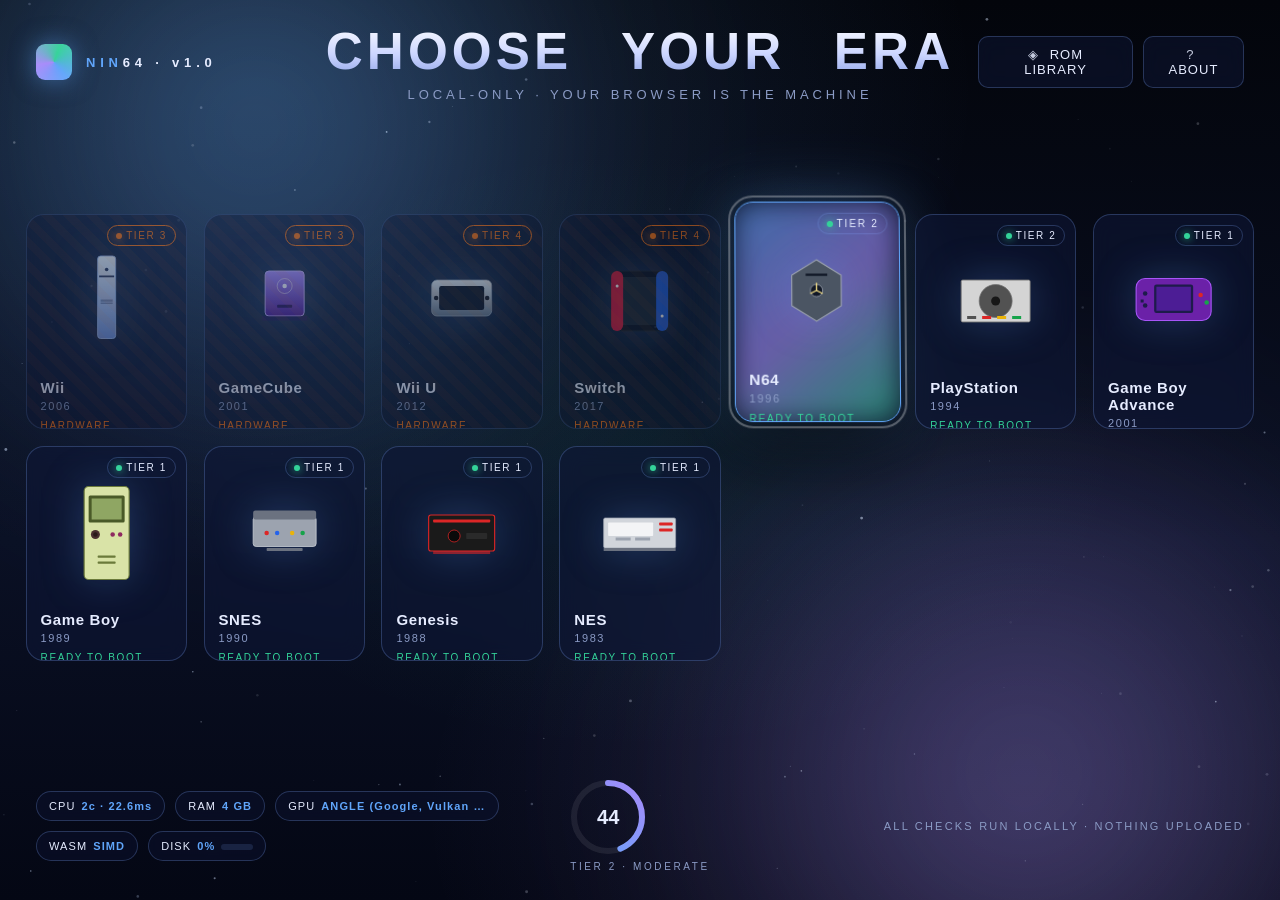
<file: index.html>
<!doctype html>
<html lang="en">
<head>
<meta charset="utf-8">
<meta name="viewport" content="width=device-width, initial-scale=1">
<meta name="color-scheme" content="dark">
<title>Nin64 — pick a console</title>
<link rel="stylesheet" href="assets/css/boot.css">
<link rel="icon" href="data:image/svg+xml,%3Csvg xmlns='http://www.w3.org/2000/svg' viewBox='0 0 32 32'%3E%3Cdefs%3E%3ClinearGradient id='g' x1='0' x2='1' y1='0' y2='1'%3E%3Cstop offset='0' stop-color='%2360a5fa'/%3E%3Cstop offset='1' stop-color='%23a78bfa'/%3E%3C/linearGradient%3E%3C/defs%3E%3Crect width='32' height='32' rx='8' fill='url(%23g)'/%3E%3C/svg%3E">
</head>
<body>

<div id="starfield"></div>
<canvas id="stars-canvas"></canvas>
<div class="aurora"></div>

<div id="app">
  <header class="topbar">
    <div class="brand">
      <div class="brand-mark"></div>
      <div class="brand-word"><b>NIN</b>64 · v1.0</div>
    </div>
    <div>
      <h1 class="title">
        <span class="glyph">C</span><span class="glyph">H</span><span class="glyph">O</span><span class="glyph">O</span><span class="glyph">S</span><span class="glyph">E</span>
        <span style="display:inline-block;width:12px"></span>
        <span class="glyph">Y</span><span class="glyph">O</span><span class="glyph">U</span><span class="glyph">R</span>
        <span style="display:inline-block;width:12px"></span>
        <span class="glyph">E</span><span class="glyph">R</span><span class="glyph">A</span>
      </h1>
      <div class="subtitle">Local-only · Your browser is the machine</div>
    </div>
    <div class="topbar-right">
      <button id="open-library" class="btn">
        <span class="ico">◈</span> ROM Library
      </button>
      <button id="open-info" class="btn">
        <span class="ico">?</span> About
      </button>
    </div>
  </header>

  <main class="stage">
    <div id="ring" class="ring"></div>
  </main>

  <footer class="hardware">
    <div class="hw-left">
      <span id="hw-cores" class="pill">CPU<b>–</b></span>
      <span id="hw-mem"   class="pill">RAM<b>–</b></span>
      <span id="hw-gpu"   class="pill">GPU<b>–</b></span>
      <span id="hw-wasm"  class="pill">WASM<b>–</b></span>
      <span id="hw-disk"  class="pill clickable" title="Open storage manager">DISK<b>–</b><span class="bar"><span class="fill" style="width:0%"></span></span></span>
    </div>
    <div class="hw-center">
      <div class="score-ring">
        <svg viewBox="0 0 76 76">
          <defs>
            <linearGradient id="scoreGrad" x1="0" x2="1" y1="0" y2="1">
              <stop offset="0" stop-color="#60a5fa"/>
              <stop offset="1" stop-color="#a78bfa"/>
            </linearGradient>
          </defs>
          <circle class="bg" cx="38" cy="38" r="34"/>
          <circle class="fg" cx="38" cy="38" r="34" stroke-dasharray="214" stroke-dashoffset="214"/>
        </svg>
        <div class="score-value" id="score-value">–</div>
      </div>
      <div class="score-label" id="score-label">Benchmarking…</div>
    </div>
    <div class="hw-right">
      All checks run locally · Nothing uploaded
    </div>
  </footer>
</div>

<div id="bootout"><div class="flash"></div></div>

<!-- ROM Library modal -->
<div id="library-modal" class="modal">
  <div class="sheet">
    <button id="close-library" class="close-x" title="Close">✕</button>
    <h2>ROM Library</h2>
    <p class="lead">Drop ROMs here to add them to your local library. Files stay in your browser's IndexedDB — nothing uploads anywhere. Open a console and the Games pane lists the ROMs that match it.</p>

    <div class="drop-zone" id="drop-zone">
      Drag &amp; drop ROM files · click to browse<br>
      <small style="opacity:0.6">.nes .smc .sfc .z64 .n64 .v64 .iso .gcm .wbfs .wad .wud .nsp .xci</small>
    </div>
    <input type="file" id="rom-input" multiple accept=".nes,.fds,.smc,.sfc,.swc,.n64,.z64,.v64,.iso,.gcm,.gcz,.wbfs,.wad,.wud,.wux,.nsp,.xci" hidden>

    <h2 style="margin-top:24px;font-size:16px">Your ROMs</h2>
    <div id="rom-list" class="rom-list"></div>
  </div>
</div>

<!-- Storage modal -->
<div id="storage-modal" class="modal">
  <div class="sheet">
    <button id="close-storage" class="close-x">✕</button>
    <h2>Local Storage</h2>
    <p class="lead">Nin64 stores ROMs, screenshots, saves and achievements in your browser's IndexedDB. Nothing uploads. The browser caps each site — here's what's happening.</p>

    <div style="display:grid;grid-template-columns:auto 1fr;gap:28px;align-items:center;margin-bottom:10px">
      <div class="ring-big">
        <svg viewBox="0 0 120 120">
          <circle class="bg" cx="60" cy="60" r="50"/>
          <circle id="storage-ring" class="fg" cx="60" cy="60" r="50" stroke-dasharray="314" stroke-dashoffset="314"/>
        </svg>
        <div class="pct" id="storage-pct">—</div>
      </div>
      <div>
        <div style="font-size:14px;letter-spacing:0.08em"><span id="storage-usage">—</span> used of <span id="storage-quota">—</span></div>
        <div style="color:var(--text-dim);font-size:12px;margin-top:4px" id="storage-label">Benchmarking…</div>
        <div style="margin-top:12px;font-size:11px;letter-spacing:0.14em;text-transform:uppercase;color:var(--text-dim)">
          Persistence: <span id="storage-persisted" style="color:var(--accent-3)">—</span>
          <button id="btn-persist" class="btn" style="margin-left:10px;padding:4px 12px;font-size:10px;display:none">Request persistent</button>
        </div>
      </div>
    </div>

    <div class="storage-grid">
      <div class="storage-cell"><div class="label">ROMs</div><div class="v" id="st-roms">—</div><div class="sub" id="st-roms-sub">—</div></div>
      <div class="storage-cell"><div class="label">Screenshots</div><div class="v" id="st-shots">—</div><div class="sub" id="st-shots-sub">—</div></div>
      <div class="storage-cell"><div class="label">Saves</div><div class="v" id="st-saves">—</div><div class="sub" id="st-saves-sub">—</div></div>
      <div class="storage-cell"><div class="label">Other</div><div class="v" id="st-other">—</div><div class="sub">index + trophies</div></div>
    </div>

    <h2 style="font-size:16px;margin-top:20px">Clear data</h2>
    <p class="lead" style="font-size:12px">Each button removes only that bucket. Trophies stay unless you clear them explicitly.</p>
    <div class="clear-row">
      <div><b>ROMs</b><div class="meta">All consoles · <span id="cr-roms">—</span></div></div>
      <button class="cbtn" data-clear="roms">Clear ROMs</button>
    </div>
    <div class="clear-row">
      <div><b>Screenshots</b><div class="meta"><span id="cr-shots">—</span></div></div>
      <button class="cbtn" data-clear="shots">Clear screenshots</button>
    </div>
    <div class="clear-row">
      <div><b>Save states</b><div class="meta"><span id="cr-saves">—</span></div></div>
      <button class="cbtn" data-clear="saves">Clear saves</button>
    </div>
    <div class="clear-row">
      <div><b>Achievements</b><div class="meta">Resets trophy progress across every console</div></div>
      <button class="cbtn" data-clear="trophies">Clear trophies</button>
    </div>
    <div class="clear-row">
      <div><b>Everything except trophies</b><div class="meta">ROMs + screenshots + saves + playtime</div></div>
      <button class="cbtn danger" data-clear="all">Clear all</button>
    </div>
  </div>
</div>

<!-- About modal -->
<div id="info-modal" class="modal">
  <div class="sheet">
    <button id="close-info" class="close-x">✕</button>
    <h2>About retroboot</h2>
    <p class="lead">A fan-built, local-only portal into stylised recreations of classic console home menus.</p>

    <h3 style="margin-bottom:4px">How it works</h3>
    <p style="color:var(--text-dim);font-size:13px;line-height:1.6">
      Your browser is benchmarked on load — CPU cores, RAM, GPU renderer, and WebAssembly feature support feed a composite score.
      Each console has a tier; a card only unlocks when your machine clears it.
      When a console supports in-browser emulation it loads
      <a href="https://emulatorjs.org/" target="_blank" style="color:var(--accent)">EmulatorJS</a>
      (MIT) against a ROM you add from your local library.
    </p>

    <h3 style="margin-bottom:4px">What's here &amp; what isn't</h3>
    <ul style="color:var(--text-dim);font-size:13px;line-height:1.7">
      <li><b>Here:</b> hand-built HTML/CSS menu recreations, synthesized UI sounds, hardware gating, local ROM storage with quota guard, per-console settings with "Export as standalone HTML", trophy/screenshot/save layer with F2/F3/F4 shortcuts.</li>
      <li><b>Not here:</b> no Nintendo code, art, firmware, or ROMs ship with this repo. Supply your own legally-owned files.</li>
      <li><b>Can't emulate yet:</b> Wii U and Switch — no practical browser cores. Their menus still run; games fall through to a "use a desktop emulator" message.</li>
    </ul>

    <h3 style="margin-bottom:4px">Keys &amp; buttons</h3>
    <ul style="color:var(--text-dim);font-size:13px;line-height:1.7">
      <li><b>Picker:</b> arrow keys to move, Enter to boot, L = ROM library, D = disk manager. A gamepad works too — dpad/stick to move, A to boot, L/R for library/disk.</li>
      <li><b>Inside a console:</b> F2 = screenshot during gameplay, F3 = Memories panel (trophies + screenshots + saves), F4 = toggle CRT overlay.</li>
    </ul>

    <p style="color:var(--text-dim);font-size:12px;margin-top:20px;letter-spacing:0.08em">
      Source · <a href="https://github.com/A-Hackers-Guide/Nin64" target="_blank" style="color:var(--accent)">github.com/A-Hackers-Guide/Nin64</a>
    </p>
  </div>
</div>

<script type="module" src="assets/js/boot.js"></script>
</body>
</html>
</file>
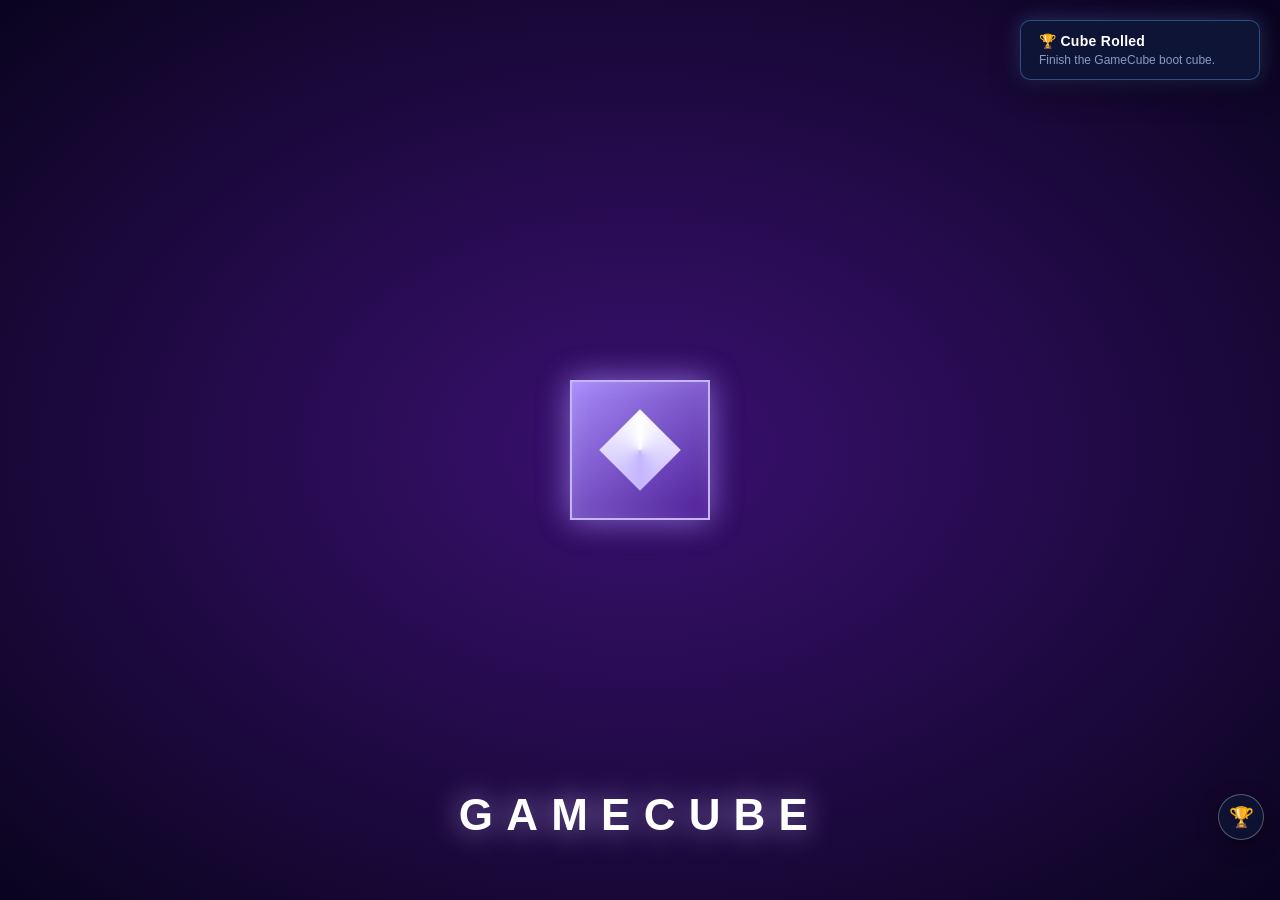
<file: consoles/gamecube/index.html>
<!doctype html>
<html lang="en">
<head>
<meta charset="utf-8">
<meta name="viewport" content="width=device-width, initial-scale=1">
<title>GameCube Menu — retroboot</title>
<link rel="stylesheet" href="gc.css">
</head>
<body>

<!-- Boot cube -->
<div id="boot-stage" class="boot-stage">
  <div class="scene">
    <div class="cube-wrap">
      <div class="cube">
        <div class="face f1"><div class="glyph"></div></div>
        <div class="face f2"><div class="glyph"></div></div>
        <div class="face f3"><div class="glyph"></div></div>
        <div class="face f4"><div class="glyph"></div></div>
        <div class="face f5"><div class="glyph"></div></div>
        <div class="face f6"><div class="glyph"></div></div>
      </div>
    </div>
  </div>
  <div class="boot-text">GAMECUBE</div>
</div>

<!-- Main menu -->
<div id="menu" class="menu">

  <div class="mb-top">
    <div class="brand">GAMECUBE</div>
    <div class="time" id="clock">--:--</div>
    <div class="actions">
      <button class="gbtn" id="open-games">Games</button>
      <button class="gbtn" id="open-settings">Options</button>
      <button class="gbtn" id="home-btn">Back</button>
    </div>
  </div>

  <div class="lanes">
    <div class="disc-area" id="disc-area">
      <div class="disc-art"></div>
      <div>
        <div style="font-size:11px;letter-spacing:0.3em;color:var(--faint);text-transform:uppercase;margin-bottom:4px">Disc</div>
        <h3 style="margin:0;font-size:24px">— No Disc —</h3>
        <p style="margin:6px 0 0;color:var(--faint);font-size:13px">Click to open the Games library instead.</p>
      </div>
      <div style="font-size:11px;letter-spacing:0.3em;color:var(--faint);text-transform:uppercase">Boot&nbsp;→</div>
    </div>

    <div class="lane" id="lane-a">
      <span class="slot-no">Slot A</span>
      <h3>Memory Card</h3>
      <div class="status">Local ROM library</div>
      <div class="count" id="slot-a-count">0</div>
      <div style="font-size:11px;letter-spacing:0.2em;color:var(--faint);text-transform:uppercase">Titles</div>
    </div>
    <div class="lane" id="lane-b">
      <span class="slot-no">Slot B</span>
      <h3>Memory Card</h3>
      <div class="status">Empty</div>
      <div class="count" id="slot-b-count">0</div>
      <div style="font-size:11px;letter-spacing:0.2em;color:var(--faint);text-transform:uppercase">Titles</div>
    </div>
  </div>

  <div class="mb-bot">
    <small style="color:var(--faint);font-size:11px;letter-spacing:0.3em;text-transform:uppercase">A fan tribute · No official firmware</small>
  </div>
</div>

<!-- Games modal -->
<div id="games-modal" class="modal">
  <div class="sheet">
    <h2>Games</h2>
    <p class="lead">GameCube ROMs in your local library. Nothing uploads.</p>
    <div style="display:flex;gap:10px;margin-bottom:14px">
      <button class="gbtn primary" id="games-add">Add ROM(s)</button>
      <input type="file" id="games-input" multiple accept=".iso,.gcm,.gcz" hidden>
      <button class="gbtn" data-close>Back</button>
    </div>
    <div id="games-list"></div>
  </div>
</div>

<!-- Settings modal -->
<div id="settings-modal" class="modal">
  <div class="sheet">
    <h2>Options</h2>
    <p class="lead">Local-only preferences. Stored in this browser.</p>
    <div class="setrow"><span>User name</span><input type="text" id="gc-user"></div>
    <div class="setrow"><span>Sound</span><div class="toggle on" id="gc-sound"></div></div>
    <div class="setrow"><span>System</span><span style="color:var(--faint);font-size:11px">retroboot · GameCube v1</span></div>
    <div style="display:flex;gap:10px;margin-top:20px;justify-content:space-between">
      <button class="gbtn primary" id="gc-export">Export this console as HTML</button>
      <button class="gbtn" data-close>Back</button>
    </div>
  </div>
</div>

<div class="emu-mount" id="emu-mount"></div>
<button class="emu-close" id="emu-close" style="display:none">Stop</button>

<script type="module" src="gc.js"></script>
</body>
</html>
</file>
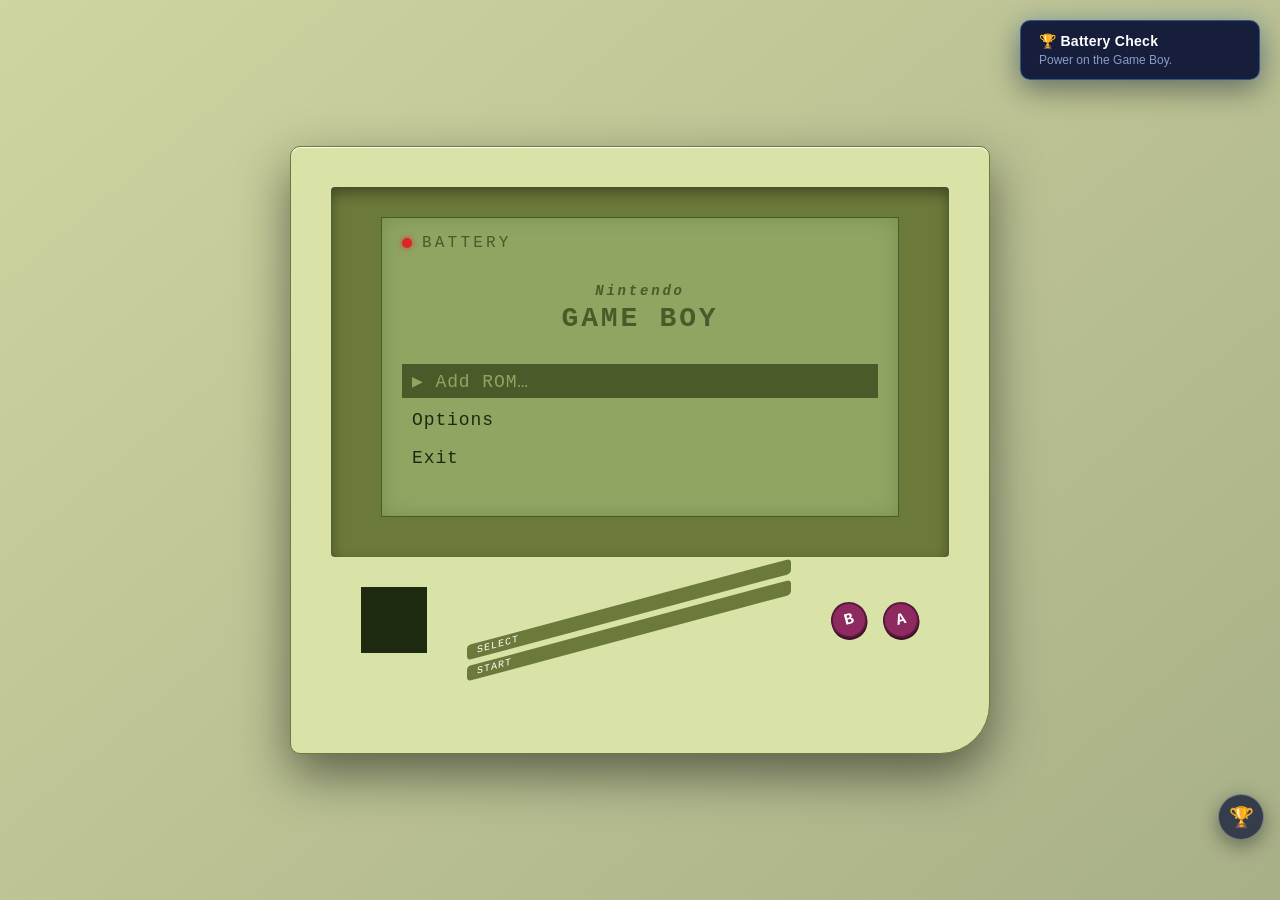
<file: consoles/gb/index.html>
<!doctype html>
<html lang="en">
<head>
<meta charset="utf-8">
<meta name="viewport" content="width=device-width, initial-scale=1">
<title>Game Boy — Nin64</title>
<link rel="stylesheet" href="gb.css">
</head>
<body>

<div class="shell">
  <div class="device">
    <div class="screen">
      <div class="lcd">
        <div class="power"><div class="led"></div> BATTERY</div>
        <div class="brand"><span class="nin">Nintendo</span><br>GAME BOY</div>
        <div class="menu" id="menu"></div>
      </div>
    </div>
    <div class="ctrls">
      <div class="dpad">
        <span></span><span style="background:#1e2a0f"></span><span></span>
        <span style="background:#1e2a0f"></span><span class="mid"></span><span style="background:#1e2a0f"></span>
        <span></span><span style="background:#1e2a0f"></span><span></span>
      </div>
      <div class="ss"><div class="pill">SELECT</div><div class="pill">START</div></div>
      <div class="btn-group"><div class="ab">B</div><div class="ab">A</div></div>
    </div>
  </div>
</div>

<div id="library-modal" class="modal">
  <div class="sheet">
    <h2>Game Boy Library</h2>
    <p class="lead">Add .gb / .gbc files — stored locally in your browser.</p>
    <div style="display:flex;gap:10px;margin-bottom:14px">
      <button class="gbtn" id="lib-add">Add ROM</button>
      <input type="file" id="lib-input" multiple accept=".gb,.gbc" hidden>
      <button class="gbtn ghost" data-close>Back</button>
    </div>
    <div id="lib-list"></div>
  </div>
</div>

<div id="settings-modal" class="modal">
  <div class="sheet">
    <h2>Options</h2>
    <p class="lead">Nin64 Game Boy 1.0</p>
    <div class="setrow"><span>Name</span><input type="text" id="gb-user"></div>
    <div class="setrow"><span>Sound</span><div class="toggle on" id="gb-sound"></div></div>
    <div style="display:flex;gap:10px;margin-top:20px;justify-content:space-between">
      <button class="gbtn" id="gb-export">Export this console as HTML</button>
      <button class="gbtn ghost" data-close>Back</button>
    </div>
  </div>
</div>

<div class="emu-mount" id="emu-mount"></div>
<button class="emu-close" id="emu-close" style="display:none">Stop</button>

<script type="module" src="gb.js"></script>
</body>
</html>
</file>
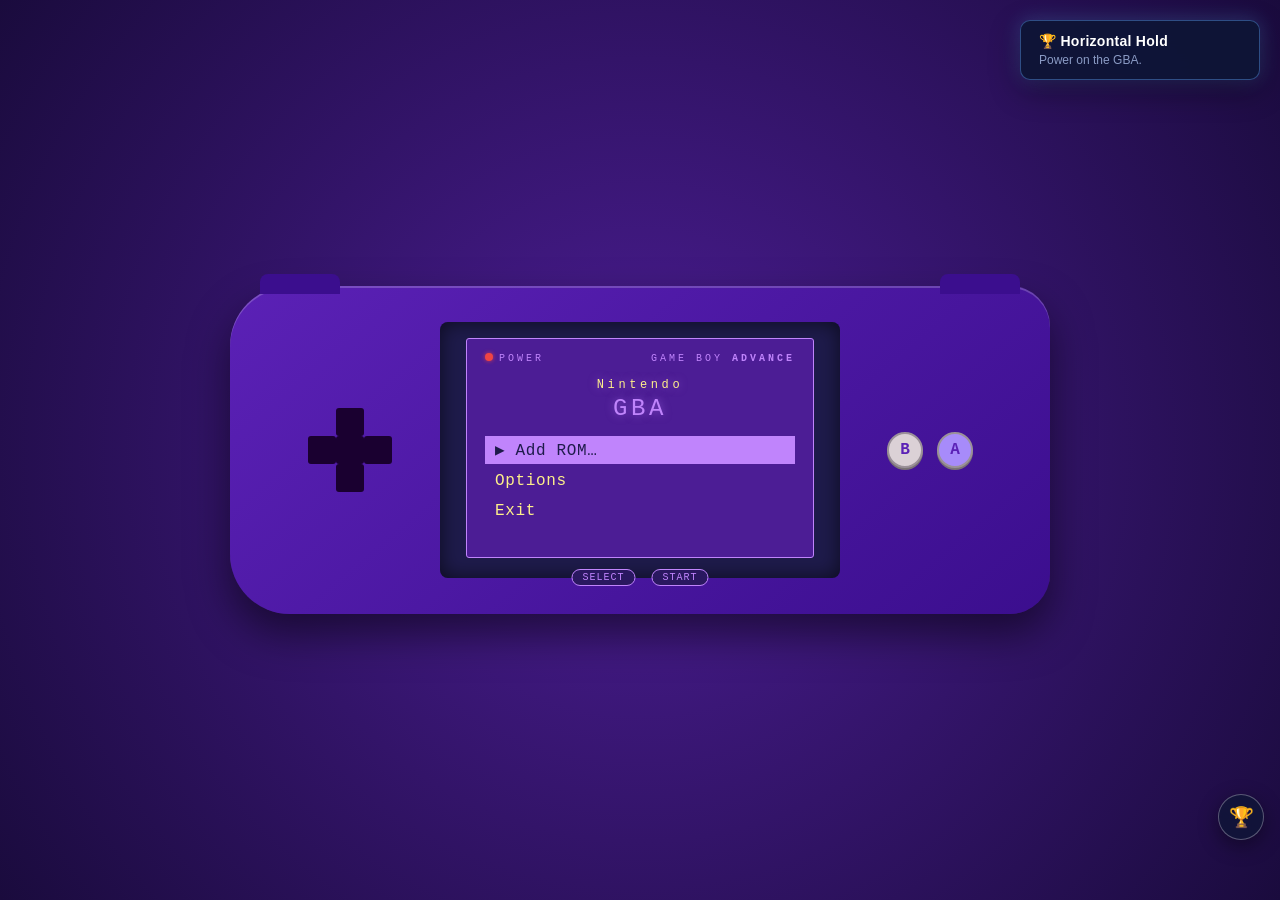
<file: consoles/gba/index.html>
<!doctype html>
<html lang="en">
<head>
<meta charset="utf-8">
<meta name="viewport" content="width=device-width, initial-scale=1">
<title>GBA — Nin64</title>
<link rel="stylesheet" href="gba.css">
</head>
<body>

<div class="stage">
  <div class="device" style="position:relative">
    <div class="shoulder left"></div>
    <div class="shoulder right"></div>
    <div class="dpad">
      <span class="empty"></span><span></span><span class="empty"></span>
      <span></span><span></span><span></span>
      <span class="empty"></span><span></span><span class="empty"></span>
    </div>
    <div class="screen" style="position:relative">
      <div class="lcd">
        <div class="power"><span><span class="led"></span>POWER</span><span>GAME BOY <b>ADVANCE</b></span></div>
        <div class="brand"><span class="n">Nintendo</span><br>GBA</div>
        <div class="menu" id="menu"></div>
      </div>
      <div class="ss"><div class="pill">SELECT</div><div class="pill">START</div></div>
    </div>
    <div class="ab">
      <div class="btn">B</div>
      <div class="btn" style="background:#a78bfa">A</div>
    </div>
  </div>
</div>

<div id="library-modal" class="modal">
  <div class="sheet">
    <h2>GBA Library</h2>
    <p class="lead">Add .gba files — stored locally in your browser.</p>
    <div style="display:flex;gap:10px;margin-bottom:14px">
      <button class="gbtn" id="lib-add">Add ROM</button>
      <input type="file" id="lib-input" multiple accept=".gba" hidden>
      <button class="gbtn ghost" data-close>Back</button>
    </div>
    <div id="lib-list"></div>
  </div>
</div>

<div id="settings-modal" class="modal">
  <div class="sheet">
    <h2>Options</h2>
    <p class="lead">Nin64 GBA 1.0</p>
    <div class="setrow"><span>Name</span><input type="text" id="gba-user"></div>
    <div class="setrow"><span>Sound</span><div class="toggle on" id="gba-sound"></div></div>
    <div style="display:flex;gap:10px;margin-top:20px;justify-content:space-between">
      <button class="gbtn" id="gba-export">Export this console as HTML</button>
      <button class="gbtn ghost" data-close>Back</button>
    </div>
  </div>
</div>

<div class="emu-mount" id="emu-mount"></div>
<button class="emu-close" id="emu-close" style="display:none">Stop</button>

<script type="module" src="gba.js"></script>
</body>
</html>
</file>
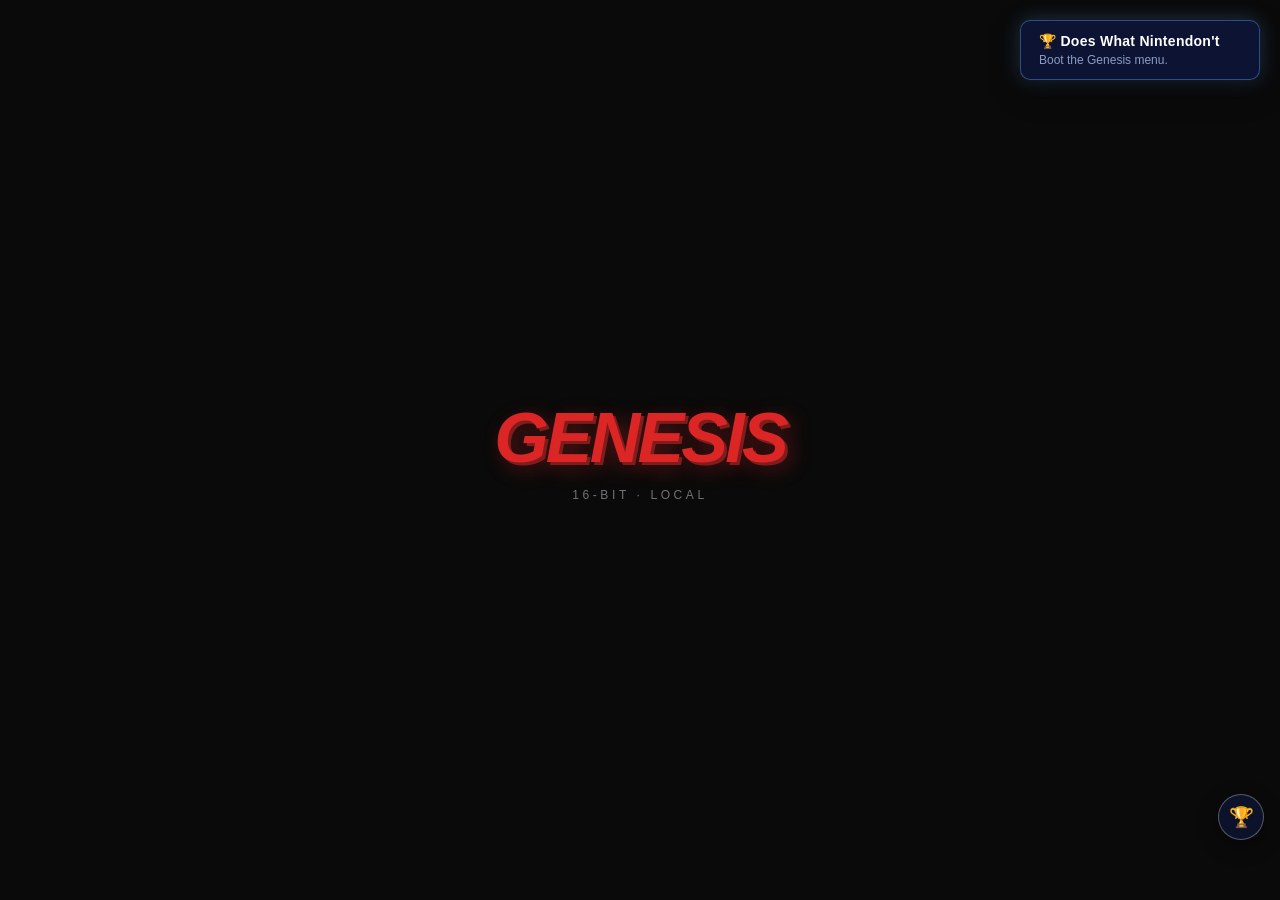
<file: consoles/genesis/index.html>
<!doctype html>
<html lang="en">
<head>
<meta charset="utf-8">
<meta name="viewport" content="width=device-width, initial-scale=1">
<title>Genesis — Nin64</title>
<link rel="stylesheet" href="gen.css">
</head>
<body>
<div id="boot" class="boot">
  <div>
    <div class="plate">GENESIS</div>
    <div class="sub">16-BIT · LOCAL</div>
  </div>
</div>

<div id="menu" class="menu">
  <div class="title">Genesis Library</div>
  <div class="carts" id="carts"></div>
  <div class="actions">
    <button class="btn" id="library-btn">Library</button>
    <button class="btn" id="settings-btn">Options</button>
    <button class="btn" id="home-btn">Exit</button>
  </div>
</div>

<div id="library-modal" class="modal">
  <div class="sheet">
    <h2>Library</h2>
    <p class="lead">Add .gen / .md / .smd files — stored locally.</p>
    <div style="display:flex;gap:10px;margin-bottom:14px">
      <button class="btn" id="lib-add">Add ROM</button>
      <input type="file" id="lib-input" multiple accept=".gen,.md,.smd" hidden>
      <button class="btn" data-close>Back</button>
    </div>
    <div id="lib-list"></div>
  </div>
</div>

<div id="settings-modal" class="modal">
  <div class="sheet">
    <h2>Options</h2>
    <p class="lead">Nin64 Genesis 1.0</p>
    <div class="setrow"><span>Name</span><input type="text" id="gen-user"></div>
    <div class="setrow"><span>Sound</span><div class="toggle on" id="gen-sound"></div></div>
    <div style="display:flex;gap:10px;margin-top:20px;justify-content:space-between">
      <button class="btn" id="gen-export">Export this console as HTML</button>
      <button class="btn" data-close>Back</button>
    </div>
  </div>
</div>

<div class="emu-mount" id="emu-mount"></div>
<button class="emu-close" id="emu-close" style="display:none">Stop</button>
<script type="module" src="gen.js"></script>
</body>
</html>
</file>
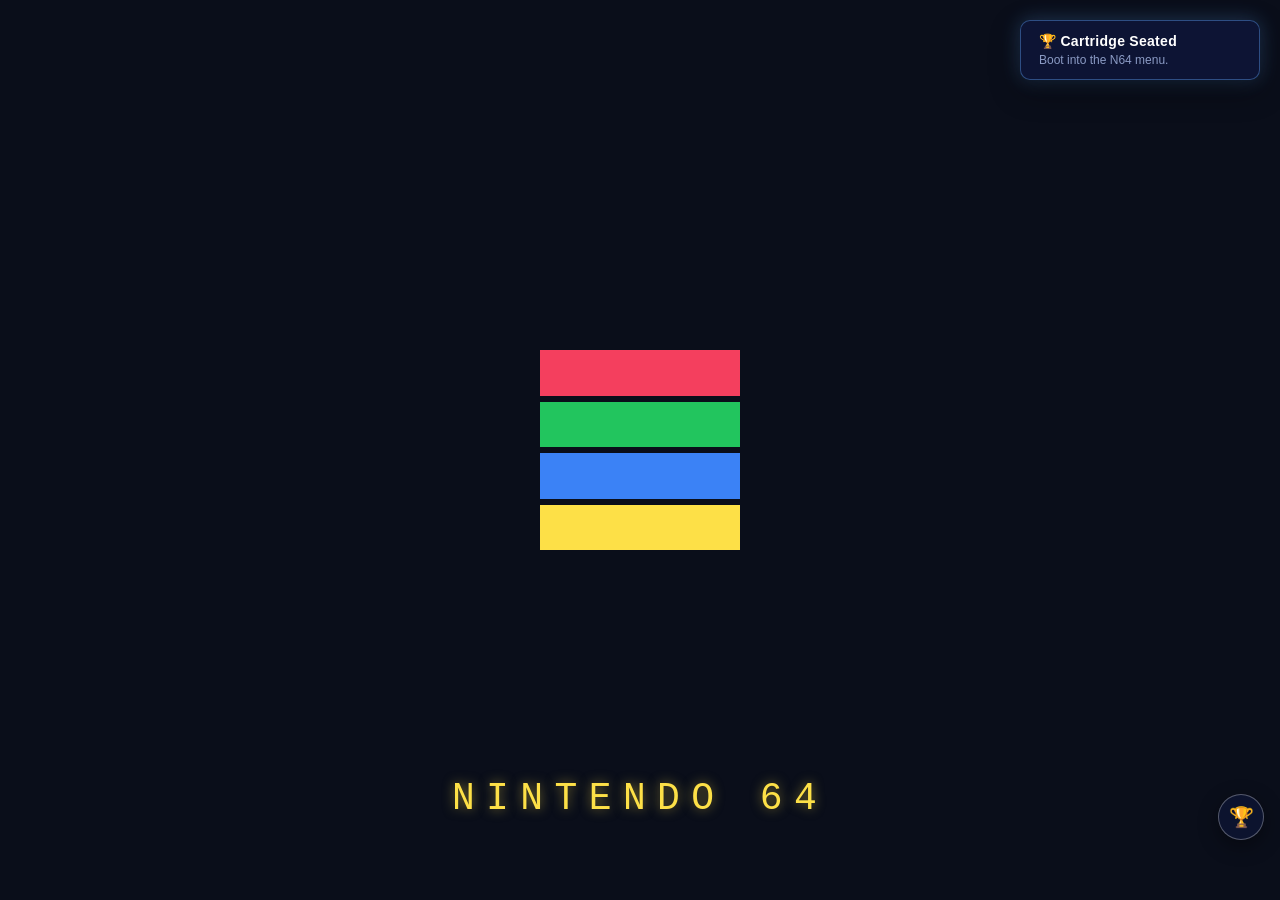
<file: consoles/n64/index.html>
<!doctype html>
<html lang="en">
<head>
<meta charset="utf-8">
<meta name="viewport" content="width=device-width, initial-scale=1">
<title>N64 Menu — retroboot</title>
<link rel="stylesheet" href="n64.css">
</head>
<body>

<div id="boot" class="boot">
  <div class="logo">
    <div class="q"></div><div class="q"></div>
    <div class="q"></div><div class="q"></div>
  </div>
  <div class="label">NINTENDO&nbsp;64</div>
</div>

<div id="menu" class="menu">
  <div class="title">SELECT GAME</div>
  <div class="carts" id="carts"></div>
  <div class="actions">
    <button class="btn" id="library-btn">LIBRARY</button>
    <button class="btn" id="settings-btn">OPTIONS</button>
    <button class="btn" id="home-btn">EXIT</button>
  </div>
</div>

<div id="library-modal" class="modal">
  <div class="sheet">
    <h2>LIBRARY</h2>
    <p class="lead">N64 ROMs (.n64 .z64 .v64) — stored locally</p>
    <div style="display:flex;gap:10px;margin-bottom:14px">
      <button class="btn" id="lib-add">ADD ROM</button>
      <input type="file" id="lib-input" multiple accept=".n64,.z64,.v64" hidden>
      <button class="btn" data-close>BACK</button>
    </div>
    <div id="lib-list"></div>
  </div>
</div>

<div id="settings-modal" class="modal">
  <div class="sheet">
    <h2>OPTIONS</h2>
    <p class="lead">retroboot N64 1.0</p>
    <div class="setrow"><span>PLAYER</span><input type="text" id="n64-user"></div>
    <div class="setrow"><span>SOUND</span><div class="toggle on" id="n64-sound"></div></div>
    <div style="display:flex;gap:10px;margin-top:20px;justify-content:space-between">
      <button class="btn" id="n64-export">EXPORT HTML</button>
      <button class="btn" data-close>BACK</button>
    </div>
  </div>
</div>

<div class="emu-mount" id="emu-mount"></div>
<button class="emu-close" id="emu-close" style="display:none">Stop</button>

<script type="module" src="n64.js"></script>
</body>
</html>
</file>
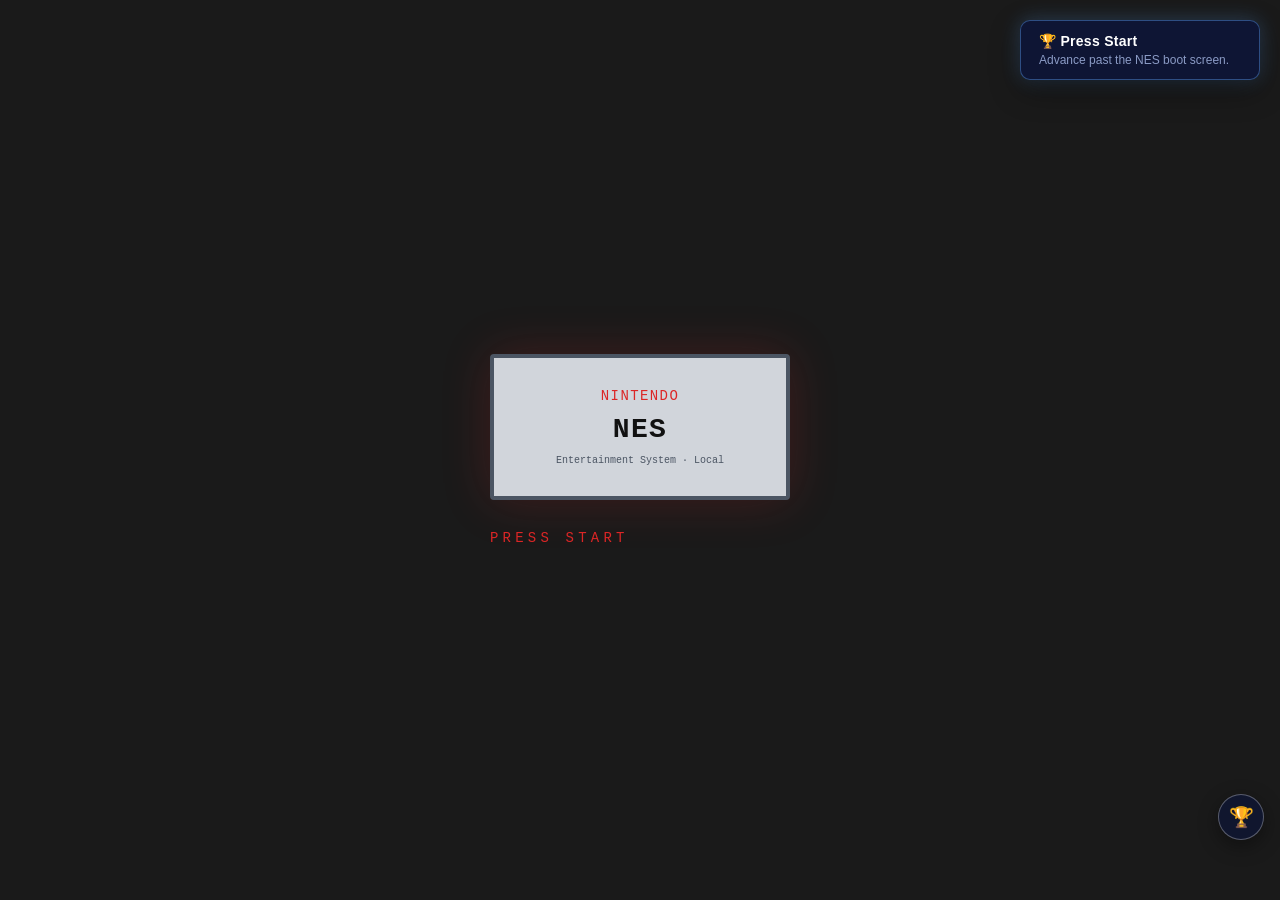
<file: consoles/nes/index.html>
<!doctype html>
<html lang="en">
<head>
<meta charset="utf-8">
<meta name="viewport" content="width=device-width, initial-scale=1">
<title>NES Menu — retroboot</title>
<link rel="stylesheet" href="nes.css">
</head>
<body>

<div id="boot" class="boot">
  <div>
    <div class="plate">
      <div class="brand">NINTENDO</div>
      <div class="logo">NES</div>
      <div class="sub">Entertainment System · Local</div>
    </div>
    <div class="press">PRESS START</div>
  </div>
</div>

<div id="menu" class="menu">
  <div class="title">NES · GAMES</div>
  <div class="carts" id="carts"></div>
  <div class="actions">
    <button class="btn" id="library-btn">LIBRARY</button>
    <button class="btn" id="settings-btn">OPTIONS</button>
    <button class="btn" id="home-btn">EXIT</button>
  </div>
</div>

<div id="library-modal" class="modal">
  <div class="sheet">
    <h2>LIBRARY</h2>
    <p class="lead">Add .nes / .fds files — local only.</p>
    <div style="display:flex;gap:10px;margin-bottom:14px">
      <button class="btn" id="lib-add">ADD ROM</button>
      <input type="file" id="lib-input" multiple accept=".nes,.fds" hidden>
      <button class="btn" data-close>BACK</button>
    </div>
    <div id="lib-list"></div>
  </div>
</div>

<div id="settings-modal" class="modal">
  <div class="sheet">
    <h2>OPTIONS</h2>
    <p class="lead">retroboot NES 1.0</p>
    <div class="setrow"><span>NAME</span><input type="text" id="nes-user"></div>
    <div class="setrow"><span>SOUND</span><div class="toggle on" id="nes-sound"></div></div>
    <div style="display:flex;gap:10px;margin-top:20px;justify-content:space-between">
      <button class="btn" id="nes-export">EXPORT HTML</button>
      <button class="btn" data-close>BACK</button>
    </div>
  </div>
</div>

<div class="emu-mount" id="emu-mount"></div>
<button class="emu-close" id="emu-close" style="display:none">Stop</button>

<script type="module" src="nes.js"></script>
</body>
</html>
</file>
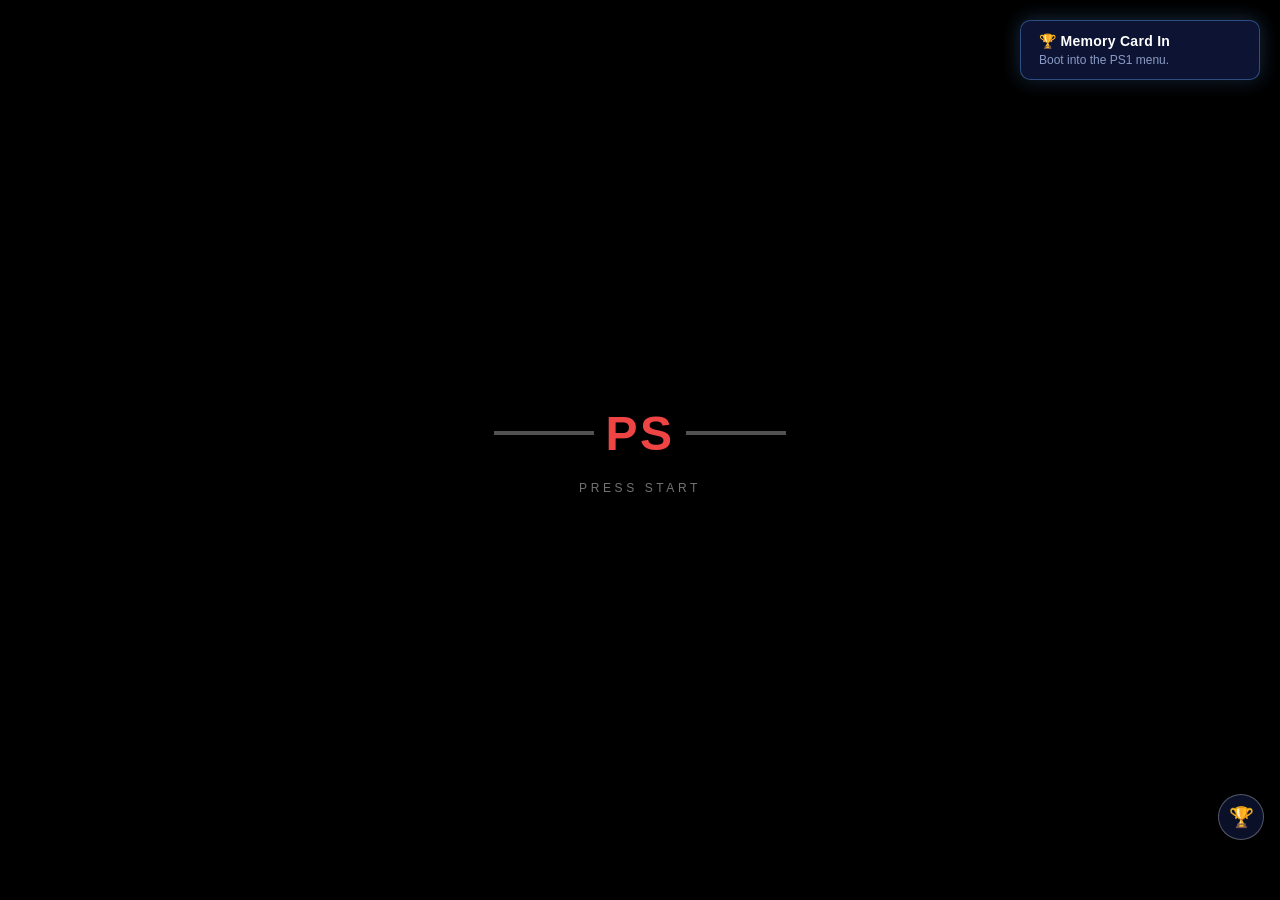
<file: consoles/ps1/index.html>
<!doctype html>
<html lang="en">
<head>
<meta charset="utf-8">
<meta name="viewport" content="width=device-width, initial-scale=1">
<title>PlayStation — Nin64</title>
<link rel="stylesheet" href="ps1.css">
</head>
<body>
<div id="boot" class="boot">
  <div>
    <div class="logo">
      <div class="bar"></div>
      <div class="mark"><b>PS</b></div>
      <div class="bar r"></div>
    </div>
    <div class="press">PRESS START</div>
  </div>
</div>

<div id="memcard" class="memcard">
  <div class="mc-title">MEMORY CARD · SLOT 1</div>
  <div class="slots" id="slots"></div>
  <div class="actions">
    <button class="btn" id="library-btn">Library</button>
    <button class="btn" id="settings-btn">Options</button>
    <button class="btn" id="home-btn">Exit</button>
  </div>
</div>

<div class="shapes">
  <span class="tri">△</span><span class="cir">○</span><span class="x">✕</span><span class="sq">□</span>
</div>

<div id="library-modal" class="modal">
  <div class="sheet">
    <h2>Library</h2>
    <p class="lead">Add .cue / .pbp / .chd — stored locally.</p>
    <div style="display:flex;gap:10px;margin-bottom:14px">
      <button class="btn pri" id="lib-add">Add ROM</button>
      <input type="file" id="lib-input" multiple accept=".cue,.pbp,.chd,.bin" hidden>
      <button class="btn" data-close>Back</button>
    </div>
    <div id="lib-list"></div>
  </div>
</div>

<div id="settings-modal" class="modal">
  <div class="sheet">
    <h2>Options</h2>
    <p class="lead">Nin64 PlayStation 1.0</p>
    <div class="setrow"><span>Name</span><input type="text" id="ps1-user"></div>
    <div class="setrow"><span>Sound</span><div class="toggle on" id="ps1-sound"></div></div>
    <div style="display:flex;gap:10px;margin-top:20px;justify-content:space-between">
      <button class="btn pri" id="ps1-export">Export this console as HTML</button>
      <button class="btn" data-close>Back</button>
    </div>
  </div>
</div>

<div class="emu-mount" id="emu-mount"></div>
<button class="emu-close" id="emu-close" style="display:none">Stop</button>
<script type="module" src="ps1.js"></script>
</body>
</html>
</file>
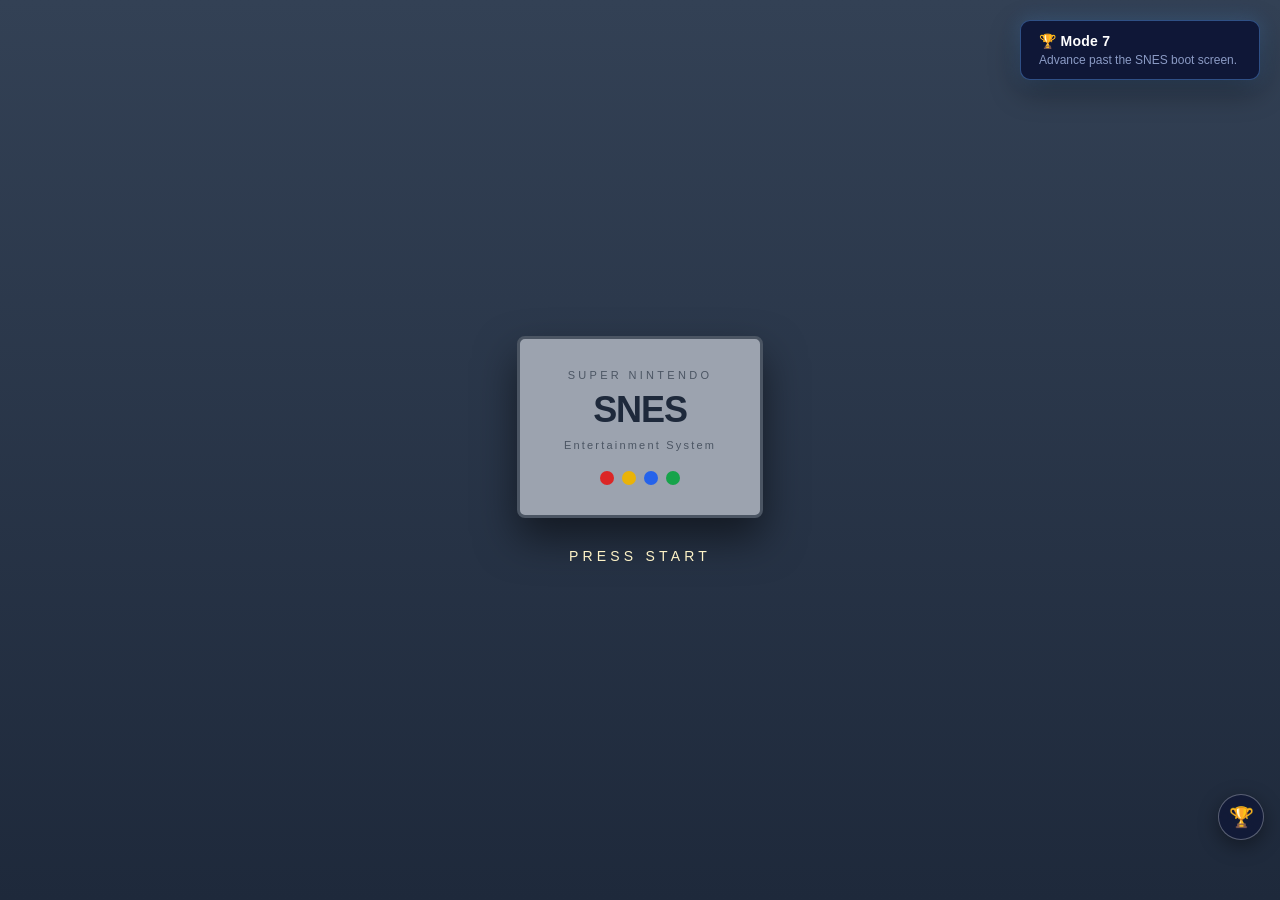
<file: consoles/snes/index.html>
<!doctype html>
<html lang="en">
<head>
<meta charset="utf-8">
<meta name="viewport" content="width=device-width, initial-scale=1">
<title>SNES Menu — retroboot</title>
<link rel="stylesheet" href="snes.css">
</head>
<body>

<div id="boot" class="boot">
  <div>
    <div class="plate">
      <div class="brand">SUPER NINTENDO</div>
      <div class="logo">SNES</div>
      <div class="sub">Entertainment System</div>
      <div class="buttons"><span></span><span></span><span></span><span></span></div>
    </div>
    <div class="press">PRESS START</div>
  </div>
</div>

<div id="menu" class="menu">
  <h1 class="title"><span class="b1">S</span><span class="b2">N</span><span class="b3">E</span><span class="b4">S</span> · Library</h1>
  <div class="carts" id="carts"></div>
  <div class="actions">
    <button class="btn" id="library-btn">Library</button>
    <button class="btn" id="settings-btn">Options</button>
    <button class="btn" id="home-btn">Exit</button>
  </div>
</div>

<div id="library-modal" class="modal">
  <div class="sheet">
    <h2>Library</h2>
    <p class="lead">Add .smc / .sfc / .swc — stored locally.</p>
    <div style="display:flex;gap:10px;margin-bottom:14px">
      <button class="btn pri" id="lib-add">Add ROM</button>
      <input type="file" id="lib-input" multiple accept=".smc,.sfc,.swc" hidden>
      <button class="btn" data-close>Back</button>
    </div>
    <div id="lib-list"></div>
  </div>
</div>

<div id="settings-modal" class="modal">
  <div class="sheet">
    <h2>Options</h2>
    <p class="lead">retroboot SNES 1.0</p>
    <div class="setrow"><span>Name</span><input type="text" id="snes-user"></div>
    <div class="setrow"><span>Sound</span><div class="toggle on" id="snes-sound"></div></div>
    <div style="display:flex;gap:10px;margin-top:20px;justify-content:space-between">
      <button class="btn pri" id="snes-export">Export this console as HTML</button>
      <button class="btn" data-close>Back</button>
    </div>
  </div>
</div>

<div class="emu-mount" id="emu-mount"></div>
<button class="emu-close" id="emu-close" style="display:none">Stop</button>

<script type="module" src="snes.js"></script>
</body>
</html>
</file>
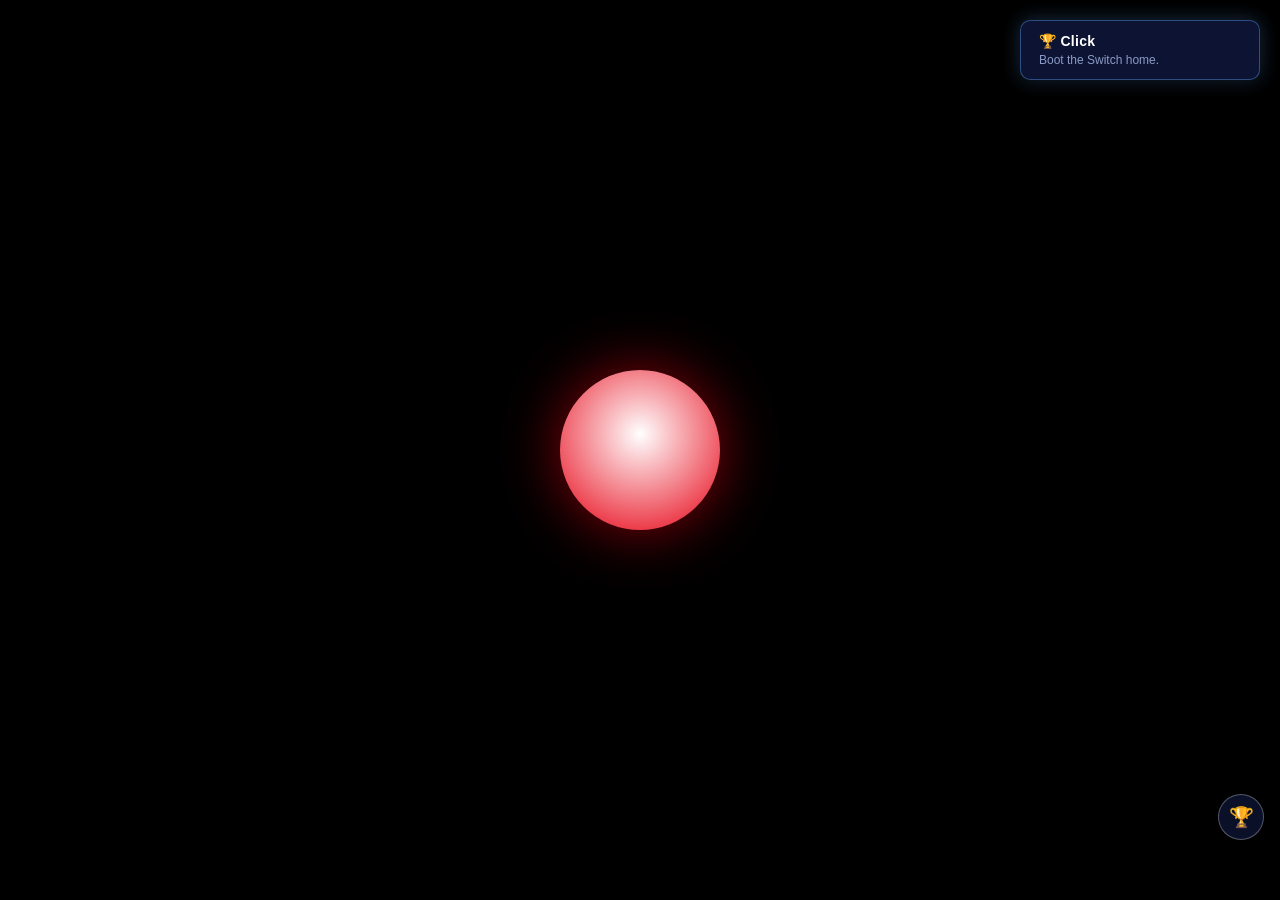
<file: consoles/switch/index.html>
<!doctype html>
<html lang="en">
<head>
<meta charset="utf-8">
<meta name="viewport" content="width=device-width, initial-scale=1">
<title>Switch Home — retroboot</title>
<link rel="stylesheet" href="sw.css">
</head>
<body>

<div id="boot" class="boot"><div class="mark"></div></div>

<div class="topbar">
  <div class="user">
    <div class="avatar"></div>
    <div><div class="user-name">Player</div><div class="user-sub">Local profile</div></div>
  </div>
  <div class="spacer"></div>
  <div class="status-chip" id="clock">--:--</div>
</div>

<div class="tiles" id="tiles"></div>

<div class="iconbar">
  <div class="ibtn" id="ib-news" title="News"><svg viewBox="0 0 24 24"><path d="M3 4h18v16H3z" fill="none" stroke="currentColor" stroke-width="2"/><path d="M6 8h12M6 12h12M6 16h8" stroke="currentColor" stroke-width="2"/></svg></div>
  <div class="ibtn" id="ib-eshop" title="eShop"><svg viewBox="0 0 24 24"><path d="M3 7h18l-2 13H5L3 7z" fill="none" stroke="currentColor" stroke-width="2"/><path d="M8 7V5a4 4 0 0 1 8 0v2" fill="none" stroke="currentColor" stroke-width="2"/></svg></div>
  <div class="ibtn" id="ib-album" title="Album"><svg viewBox="0 0 24 24"><rect x="3" y="5" width="18" height="14" rx="2" fill="none" stroke="currentColor" stroke-width="2"/><circle cx="9" cy="11" r="2"/><path d="M3 17l6-6 4 4 3-3 5 5" fill="none" stroke="currentColor" stroke-width="2"/></svg></div>
  <div class="ibtn" id="ib-games" title="All Games"><svg viewBox="0 0 24 24"><rect x="3" y="3" width="8" height="8" rx="1"/><rect x="13" y="3" width="8" height="8" rx="1"/><rect x="3" y="13" width="8" height="8" rx="1"/><rect x="13" y="13" width="8" height="8" rx="1"/></svg></div>
  <div class="ibtn" id="ib-controllers" title="Controllers"><svg viewBox="0 0 24 24"><rect x="2" y="7" width="20" height="10" rx="5" fill="none" stroke="currentColor" stroke-width="2"/><circle cx="7" cy="12" r="1.5"/><circle cx="17" cy="12" r="1.5"/></svg></div>
  <div class="ibtn" id="ib-settings" title="System Settings"><svg viewBox="0 0 24 24"><circle cx="12" cy="12" r="3"/><path d="M19.4 15a1.65 1.65 0 0 0 .33 1.82l.06.06a2 2 0 1 1-2.83 2.83l-.06-.06a1.65 1.65 0 0 0-1.82-.33 1.65 1.65 0 0 0-1 1.51V21a2 2 0 1 1-4 0v-.09A1.65 1.65 0 0 0 9 19.4a1.65 1.65 0 0 0-1.82.33l-.06.06a2 2 0 1 1-2.83-2.83l.06-.06a1.65 1.65 0 0 0 .33-1.82 1.65 1.65 0 0 0-1.51-1H3a2 2 0 1 1 0-4h.09A1.65 1.65 0 0 0 4.6 9 1.65 1.65 0 0 0 4.27 7.18l-.06-.06a2 2 0 1 1 2.83-2.83l.06.06A1.65 1.65 0 0 0 9 4.6 1.65 1.65 0 0 0 10 3.09V3a2 2 0 1 1 4 0v.09A1.65 1.65 0 0 0 15 4.6a1.65 1.65 0 0 0 1.82-.33l.06-.06a2 2 0 1 1 2.83 2.83l-.06.06a1.65 1.65 0 0 0-.33 1.82V9c0 .66.39 1.25 1 1.51H21a2 2 0 1 1 0 4h-.09c-.61 0-1 .59-1.51 1z" fill="none" stroke="currentColor" stroke-width="2"/></svg></div>
  <div class="ibtn" id="ib-power" title="Sleep"><svg viewBox="0 0 24 24"><path d="M12 2v10M5.6 6.6a9 9 0 1 0 12.8 0" fill="none" stroke="currentColor" stroke-width="2"/></svg></div>
</div>

<div class="clockbar">
  <span>Battery · 100% · Wi-Fi · Local</span>
  <span>retroboot · Switch v1</span>
</div>

<!-- Library modal -->
<div id="library-modal" class="modal">
  <div class="sheet">
    <h2>Library</h2>
    <p class="lead">Local Switch ROMs. Switch emulation isn't viable in-browser yet, but your files are stored and listed here.</p>
    <div style="display:flex;gap:10px;margin-bottom:14px">
      <button class="sbtn" id="sw-add">Add ROM(s)</button>
      <input type="file" id="sw-input" multiple accept=".nsp,.xci" hidden>
      <button class="sbtn ghost" data-close>Back</button>
    </div>
    <div id="sw-list"></div>
  </div>
</div>

<!-- Settings modal -->
<div id="settings-modal" class="modal">
  <div class="sheet">
    <h2>System Settings</h2>
    <p class="lead">Local-only preferences.</p>
    <div class="setrow"><span>Nickname</span><input type="text" id="sw-user"></div>
    <div class="setrow"><span>Sound</span><div class="toggle on" id="sw-sound"></div></div>
    <div class="setrow"><span>Version</span><span style="color:var(--faint);font-size:11px">retroboot Switch 1.0</span></div>
    <div style="display:flex;gap:10px;margin-top:20px;justify-content:space-between">
      <button class="sbtn" id="sw-export">Export this console as HTML</button>
      <button class="sbtn ghost" data-close>Back</button>
    </div>
  </div>
</div>

<div class="emu-mount" id="emu-mount"></div>
<button class="emu-close" id="emu-close" style="display:none">Stop</button>

<script type="module" src="sw.js"></script>
</body>
</html>
</file>
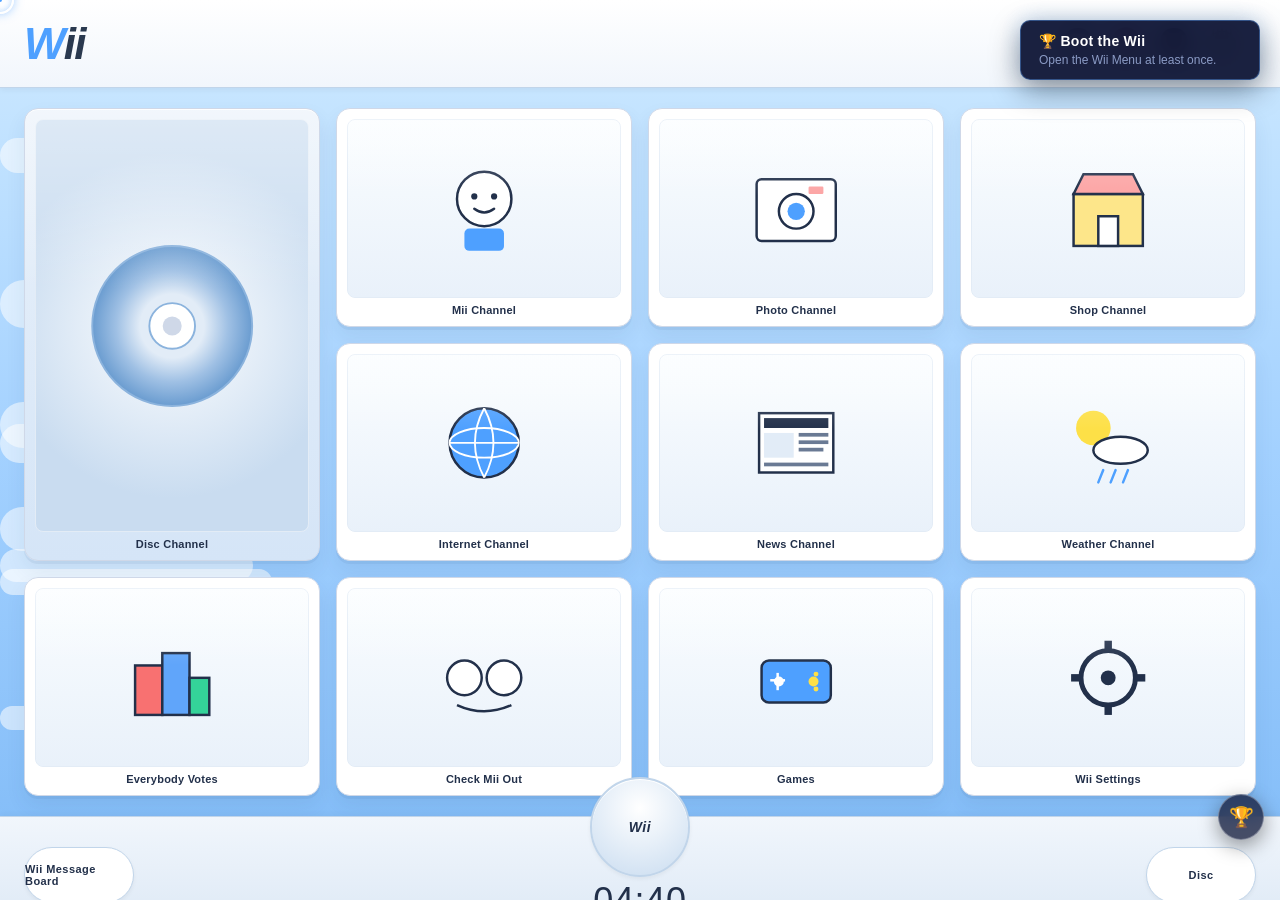
<file: consoles/wii/index.html>
<!doctype html>
<html lang="en">
<head>
<meta charset="utf-8">
<meta name="viewport" content="width=device-width, initial-scale=1">
<title>Wii Menu — retroboot</title>
<link rel="stylesheet" href="wii.css">
</head>
<body>

<div class="clouds" id="clouds"></div>
<div class="pointer" id="pointer"></div>

<!-- Top ribbon -->
<div class="ribbon">
  <div class="wii-mark"><b>W</b>ii</div>
  <div class="spacer"></div>
  <div class="mii-parade" id="mii-parade"></div>
</div>

<!-- Channel grid -->
<div class="grid">
  <!-- Disc Channel (big) -->
  <div class="chan disc" data-channel="disc">
    <div class="art">
      <svg viewBox="0 0 100 100" xmlns="http://www.w3.org/2000/svg">
        <defs><radialGradient id="dg" cx="50%" cy="50%" r="50%">
          <stop offset="40%" stop-color="#e2ecf7"/>
          <stop offset="70%" stop-color="#9fc0e4"/>
          <stop offset="100%" stop-color="#6a9cd0"/>
        </radialGradient></defs>
        <circle cx="50" cy="50" r="42" fill="url(#dg)" stroke="#8bb3dd" stroke-width="1"/>
        <circle cx="50" cy="50" r="12" fill="#fff" stroke="#8bb3dd" stroke-width="1"/>
        <circle cx="50" cy="50" r="5" fill="#cfd8e8"/>
      </svg>
    </div>
    <div class="label">Disc Channel</div>
  </div>

  <!-- Mii -->
  <div class="chan" data-channel="mii">
    <div class="art">
      <svg viewBox="0 0 100 100"><circle cx="50" cy="42" r="22" fill="#fff" stroke="#22304a" stroke-width="2"/><circle cx="42" cy="40" r="2.5" fill="#22304a"/><circle cx="58" cy="40" r="2.5" fill="#22304a"/><path d="M42 50 Q50 56 58 50" fill="none" stroke="#22304a" stroke-width="2" stroke-linecap="round"/><rect x="34" y="66" width="32" height="18" rx="4" fill="#4ea0ff"/></svg>
    </div>
    <div class="label">Mii Channel</div>
  </div>

  <!-- Photo -->
  <div class="chan" data-channel="photo">
    <div class="art">
      <svg viewBox="0 0 100 100"><rect x="18" y="26" width="64" height="50" rx="4" fill="#fff" stroke="#22304a" stroke-width="2"/><circle cx="50" cy="52" r="14" fill="none" stroke="#22304a" stroke-width="2"/><circle cx="50" cy="52" r="7" fill="#4ea0ff"/><rect x="60" y="32" width="12" height="6" rx="1" fill="#fca5a5"/></svg>
    </div>
    <div class="label">Photo Channel</div>
  </div>

  <!-- Shop -->
  <div class="chan" data-channel="shop">
    <div class="art">
      <svg viewBox="0 0 100 100"><rect x="22" y="38" width="56" height="42" fill="#fde68a" stroke="#22304a" stroke-width="2"/><path d="M22 38 L30 22 L70 22 L78 38 Z" fill="#fca5a5" stroke="#22304a" stroke-width="2"/><rect x="42" y="56" width="16" height="24" fill="#fff" stroke="#22304a" stroke-width="2"/></svg>
    </div>
    <div class="label">Shop Channel</div>
  </div>

  <!-- Internet (row 2) -->
  <div class="chan" data-channel="internet">
    <div class="art">
      <svg viewBox="0 0 100 100"><circle cx="50" cy="50" r="28" fill="#4ea0ff" stroke="#22304a" stroke-width="2"/><ellipse cx="50" cy="50" rx="28" ry="12" fill="none" stroke="#fff" stroke-width="1.5"/><path d="M22 50 L78 50" stroke="#fff" stroke-width="1.5"/><path d="M50 22 Q35 50 50 78" fill="none" stroke="#fff" stroke-width="1.5"/><path d="M50 22 Q65 50 50 78" fill="none" stroke="#fff" stroke-width="1.5"/></svg>
    </div>
    <div class="label">Internet Channel</div>
  </div>

  <!-- News -->
  <div class="chan" data-channel="news">
    <div class="art">
      <svg viewBox="0 0 100 100"><rect x="20" y="26" width="60" height="48" fill="#fff" stroke="#22304a" stroke-width="2"/><rect x="24" y="30" width="52" height="8" fill="#22304a"/><rect x="24" y="42" width="24" height="20" fill="#e2ecf7"/><rect x="52" y="42" width="24" height="3" fill="#6a7a94"/><rect x="52" y="48" width="24" height="3" fill="#6a7a94"/><rect x="52" y="54" width="20" height="3" fill="#6a7a94"/><rect x="24" y="66" width="52" height="3" fill="#6a7a94"/></svg>
    </div>
    <div class="label">News Channel</div>
  </div>

  <!-- Weather -->
  <div class="chan" data-channel="weather">
    <div class="art">
      <svg viewBox="0 0 100 100"><circle cx="38" cy="38" r="14" fill="#fde047"/><ellipse cx="60" cy="56" rx="22" ry="11" fill="#fff" stroke="#22304a" stroke-width="2"/><line x1="46" y1="72" x2="42" y2="82" stroke="#4ea0ff" stroke-width="2" stroke-linecap="round"/><line x1="56" y1="72" x2="52" y2="82" stroke="#4ea0ff" stroke-width="2" stroke-linecap="round"/><line x1="66" y1="72" x2="62" y2="82" stroke="#4ea0ff" stroke-width="2" stroke-linecap="round"/></svg>
    </div>
    <div class="label">Weather Channel</div>
  </div>

  <!-- Votes (row 3) -->
  <div class="chan" data-channel="votes">
    <div class="art">
      <svg viewBox="0 0 100 100"><rect x="20" y="40" width="22" height="40" fill="#f87171" stroke="#22304a" stroke-width="2"/><rect x="42" y="30" width="22" height="50" fill="#60a5fa" stroke="#22304a" stroke-width="2"/><rect x="64" y="50" width="16" height="30" fill="#34d399" stroke="#22304a" stroke-width="2"/></svg>
    </div>
    <div class="label">Everybody Votes</div>
  </div>

  <!-- CheckMii -->
  <div class="chan" data-channel="checkmii">
    <div class="art">
      <svg viewBox="0 0 100 100"><circle cx="34" cy="50" r="14" fill="#fff" stroke="#22304a" stroke-width="2"/><circle cx="66" cy="50" r="14" fill="#fff" stroke="#22304a" stroke-width="2"/><path d="M28 72 Q50 82 72 72" fill="none" stroke="#22304a" stroke-width="2"/></svg>
    </div>
    <div class="label">Check Mii Out</div>
  </div>

  <!-- Games (ROM library) -->
  <div class="chan" data-channel="games">
    <div class="art">
      <svg viewBox="0 0 100 100"><rect x="22" y="36" width="56" height="34" rx="6" fill="#4ea0ff" stroke="#22304a" stroke-width="2"/><circle cx="36" cy="53" r="4" fill="#fff"/><circle cx="64" cy="53" r="4" fill="#fde047"/><circle cx="66" cy="47" r="2" fill="#fde047"/><circle cx="66" cy="59" r="2" fill="#fde047"/><rect x="34" y="46" width="2" height="14" fill="#fff"/><rect x="29" y="51" width="12" height="2" fill="#fff"/></svg>
    </div>
    <div class="label">Games</div>
  </div>

  <!-- Settings -->
  <div class="chan" data-channel="settings">
    <div class="art">
      <svg viewBox="0 0 100 100"><circle cx="50" cy="50" r="22" fill="none" stroke="#22304a" stroke-width="4"/><circle cx="50" cy="50" r="6" fill="#22304a"/><g transform="translate(50 50)"><rect x="-3" y="-30" width="6" height="8" fill="#22304a"/><rect x="-3" y="22" width="6" height="8" fill="#22304a"/><rect x="-30" y="-3" width="8" height="6" fill="#22304a"/><rect x="22" y="-3" width="8" height="6" fill="#22304a"/></g></svg>
    </div>
    <div class="label">Wii Settings</div>
  </div>

</div>

<!-- Bottom nav -->
<div class="nav">
  <div class="left">
    <div class="nav-btn" id="mail-btn">Wii Message Board</div>
  </div>
  <div style="display:flex;flex-direction:column;align-items:center;gap:6px">
    <div class="nav-btn big" id="home-btn">Wii</div>
    <div class="clock">
      <span id="clock-h">--:--</span>
      <small id="clock-d">—</small>
    </div>
  </div>
  <div class="right">
    <div class="nav-btn" id="games-btn">Disc</div>
  </div>
</div>

<!-- Overlays -->
<div class="overlay" id="ch-settings">
  <div class="sheet">
    <h2>Wii Settings</h2>
    <p class="lead">Local-only. These stick to this browser.</p>
    <div class="settings-row"><span>User Name</span><input type="text" id="user-name" maxlength="10"></div>
    <div class="settings-row"><span>Sound</span><div class="toggle on" id="sound-toggle"></div></div>
    <div class="settings-row"><span>System</span><span style="font-size:11px;color:#6a7a94">retroboot · Wii Menu v1</span></div>
    <div style="margin-top:20px;display:flex;justify-content:space-between;align-items:center">
      <a href="#" class="wbtn primary" id="export-btn">Export this console as HTML</a>
      <button class="wbtn" data-close>Back</button>
    </div>
  </div>
</div>

<div class="overlay" id="ch-games">
  <div class="sheet">
    <h2>Games</h2>
    <p class="lead">Your Wii / GameCube ROM library. Nothing uploads anywhere.</p>
    <div style="display:flex;gap:10px;margin-bottom:10px">
      <button class="wbtn" id="games-drop">Add ROM(s)</button>
      <input type="file" id="games-input" multiple accept=".iso,.gcm,.gcz,.wbfs,.wad" hidden>
      <button class="wbtn" data-close>Back</button>
    </div>
    <div class="rom-list" id="games-list"></div>
  </div>
</div>

<div class="overlay" id="ch-disc">
  <div class="sheet">
    <h2>Disc Channel</h2>
    <p class="lead">Insert a disc to play.</p>
    <p style="color:#6a7a94;font-size:13px">In retroboot, the "disc" is any ROM in your library. Open the <b>Games</b> channel to browse and play Wii / GameCube titles.</p>
    <button class="wbtn primary" data-close>Back</button>
  </div>
</div>

<div class="overlay" id="ch-mii">
  <div class="sheet">
    <h2>Mii Channel</h2>
    <p class="lead">Create and dress up the little people who live in your Wii.</p>
    <p style="color:#6a7a94;font-size:13px">The real Mii Channel is a whole editor. This tribute shows the parade in the top ribbon.</p>
    <button class="wbtn primary" data-close>Back</button>
  </div>
</div>

<div class="overlay" id="ch-photo"><div class="sheet"><h2>Photo Channel</h2><p class="lead">View, decorate, and send photos.</p><p style="color:#6a7a94;font-size:13px">A placeholder for the fan-recreation.</p><button class="wbtn primary" data-close>Back</button></div></div>

<div class="overlay" id="ch-shop"><div class="sheet"><h2>Shop Channel</h2><p class="lead">The Shop closed in 2019. This is a memorial.</p><p style="color:#6a7a94;font-size:13px">Virtual Console / WiiWare browsing lived here.</p><button class="wbtn primary" data-close>Back</button></div></div>

<div class="overlay" id="ch-internet"><div class="sheet"><h2>Internet Channel</h2><p class="lead">A pared-down Opera browser.</p><button class="wbtn" data-close>Back</button> <a class="wbtn primary" href="https://duckduckgo.com" target="_blank">Open a browser</a></div></div>

<div class="overlay" id="ch-news"><div class="sheet"><h2>News Channel</h2><p class="lead">Headlines on a spinning globe.</p><button class="wbtn primary" data-close>Back</button></div></div>

<div class="overlay" id="ch-weather"><div class="sheet"><h2>Forecast Channel</h2><p class="lead">A sunny day, every day.</p><button class="wbtn primary" data-close>Back</button></div></div>

<div class="overlay" id="ch-votes"><div class="sheet"><h2>Everybody Votes Channel</h2><p class="lead">Polls that already closed, forever.</p><button class="wbtn primary" data-close>Back</button></div></div>

<div class="overlay" id="ch-checkmii"><div class="sheet"><h2>Check Mii Out Channel</h2><p class="lead">A gallery of the world's Miis.</p><button class="wbtn primary" data-close>Back</button></div></div>

<div class="overlay" id="ch-credits"><div class="sheet"><h2>Credits</h2><p class="lead">Fan tribute — no official code or art.</p><button class="wbtn primary" data-close>Back</button></div></div>

<div class="overlay" id="ch-generic"><div class="sheet"><h2>Channel</h2><button class="wbtn primary" data-close>Back</button></div></div>

<!-- Emulator mount & boot curtain -->
<div class="emu-mount" id="emu-mount"></div>
<button class="emu-close" id="emu-close" style="display:none">Stop</button>
<div class="curtain" id="curtain"></div>

<script>
  // Show emu-close only when emulator is on
  new MutationObserver(() => {
    const on = document.getElementById('emu-mount').classList.contains('on');
    document.getElementById('emu-close').style.display = on ? '' : 'none';
  }).observe(document.getElementById('emu-mount'), { attributes: true, attributeFilter: ['class'] });
</script>
<script type="module" src="wii.js"></script>
</body>
</html>
</file>
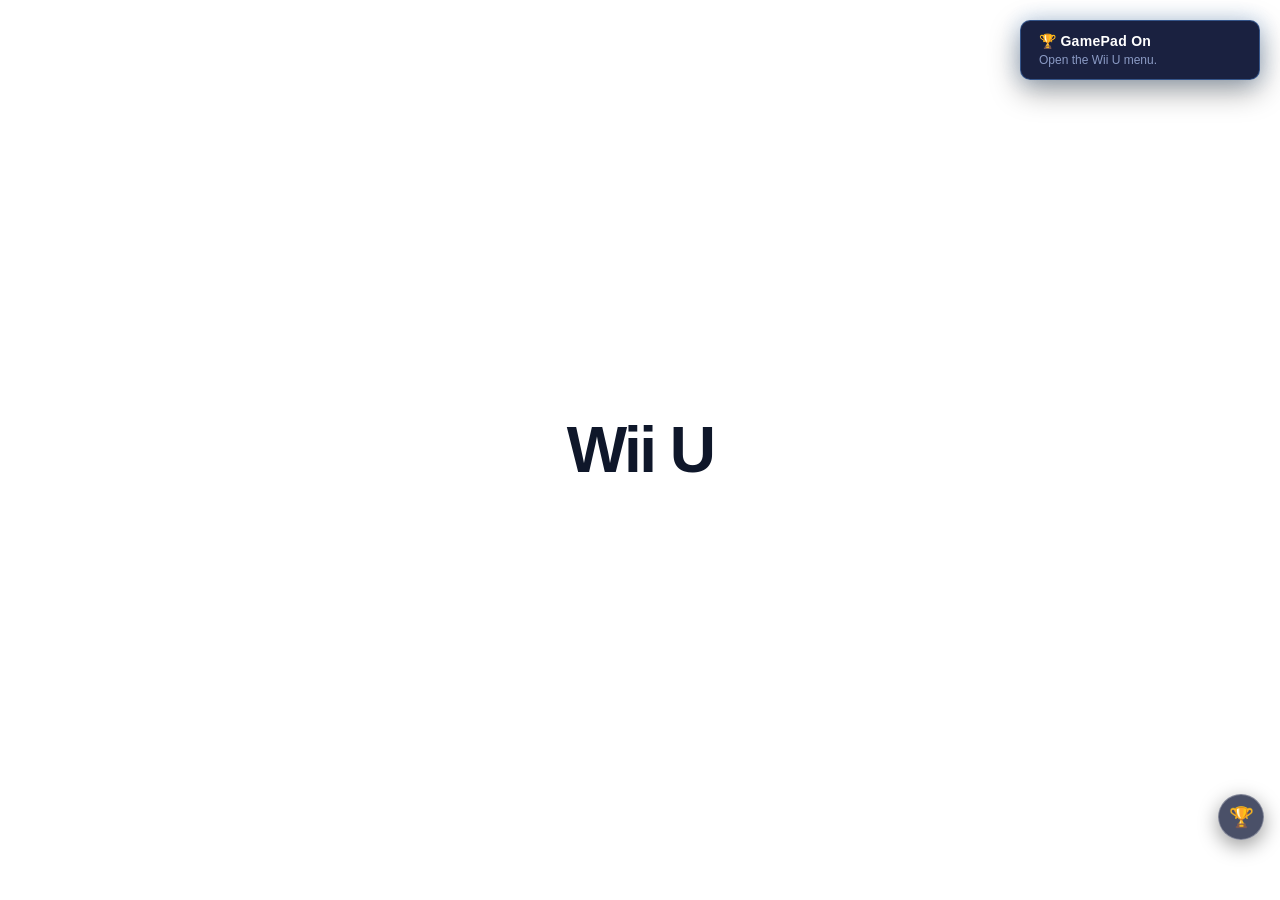
<file: consoles/wiiu/index.html>
<!doctype html>
<html lang="en">
<head>
<meta charset="utf-8">
<meta name="viewport" content="width=device-width, initial-scale=1">
<title>Wii U Menu — retroboot</title>
<link rel="stylesheet" href="wu.css">
</head>
<body>

<div id="boot" class="boot"><div class="mark">Wii U</div></div>

<div class="topbar">
  <div class="user">
    <div class="avatar"></div>
    <div><div class="user-name">Player</div><div class="user-sub">Local account</div></div>
  </div>
  <div class="spaces">
    <div class="space on">Wii U Menu</div>
    <div class="space">Daily Log</div>
    <div class="space">Activity</div>
  </div>
  <div class="time" id="clock">--:--</div>
</div>

<div class="grid" id="grid"></div>

<div class="botbar">
  <span>Local-only · nothing uploads</span>
  <button class="btn ghost" id="back-btn">Back to boot picker</button>
</div>

<div id="library-modal" class="modal">
  <div class="sheet">
    <h2>Library</h2>
    <p class="lead">Add Wii U ROM files. Stored locally.</p>
    <div style="display:flex;gap:10px;margin-bottom:14px">
      <button class="btn" id="wu-add">Add ROM(s)</button>
      <input type="file" id="wu-input" multiple accept=".wud,.wux" hidden>
      <button class="btn ghost" data-close>Back</button>
    </div>
    <div id="wu-list"></div>
  </div>
</div>

<div id="settings-modal" class="modal">
  <div class="sheet">
    <h2>System Settings</h2>
    <p class="lead">Local, stored in this browser.</p>
    <div class="setrow"><span>Nickname</span><input type="text" id="wu-user"></div>
    <div class="setrow"><span>Sound</span><div class="toggle on" id="wu-sound"></div></div>
    <div class="setrow"><span>Version</span><span style="color:#64748b;font-size:11px">retroboot Wii U 1.0</span></div>
    <div style="display:flex;gap:10px;margin-top:20px;justify-content:space-between">
      <button class="btn" id="wu-export">Export this console as HTML</button>
      <button class="btn ghost" data-close>Back</button>
    </div>
  </div>
</div>

<div id="generic-modal" class="modal">
  <div class="sheet">
    <h2 id="generic-title">App</h2>
    <p class="lead">This is a placeholder for the fan-recreation of this app.</p>
    <button class="btn" data-close>Back</button>
  </div>
</div>

<div class="emu-mount" id="emu-mount"></div>
<button class="emu-close" id="emu-close" style="display:none">Stop</button>

<script type="module" src="wu.js"></script>
</body>
</html>
</file>
<file: assets/css/boot.css>
/* boot.css — the console picker. Deep-space staging with glowing cards. */

:root {
  --bg-0: #03050b;
  --bg-1: #0a1024;
  --bg-2: #15215a;
  --accent: #60a5fa;
  --accent-2: #a78bfa;
  --accent-3: #34d399;
  --locked: #f97316;
  --text: #e6ecff;
  --text-dim: #8b9bc5;
  --card-bg: rgba(14, 22, 54, 0.6);
  --card-stroke: rgba(130, 170, 255, 0.25);
  --glow: 0 0 60px rgba(96, 165, 250, 0.35);
  --fontsans: -apple-system, BlinkMacSystemFont, "SF Pro Display", "Inter", "Segoe UI", Roboto, sans-serif;
  --fontmono: "SF Mono", "JetBrains Mono", Menlo, monospace;
}

* { box-sizing: border-box; }
html, body {
  margin: 0; padding: 0;
  height: 100%;
  background: var(--bg-0);
  color: var(--text);
  font-family: var(--fontsans);
  overflow: hidden;
  cursor: default;
  user-select: none;
  -webkit-user-select: none;
}

/* --- Cosmic background --- */
#starfield {
  position: fixed; inset: 0;
  z-index: 0;
  background:
    radial-gradient(1200px 800px at 20% 10%, rgba(96,165,250,0.18), transparent 60%),
    radial-gradient(1000px 700px at 80% 90%, rgba(167,139,250,0.14), transparent 60%),
    radial-gradient(800px 500px at 50% 50%, rgba(52,211,153,0.07), transparent 60%),
    linear-gradient(180deg, #03050b 0%, #0a1024 60%, #040714 100%);
}
#stars-canvas {
  position: fixed; inset: 0;
  z-index: 1;
  pointer-events: none;
}

/* Aurora */
.aurora {
  position: fixed;
  inset: 0;
  z-index: 2;
  pointer-events: none;
  opacity: 0.55;
  mix-blend-mode: screen;
  filter: blur(80px);
}
.aurora::before, .aurora::after {
  content: '';
  position: absolute;
  width: 60vmax; height: 60vmax;
  border-radius: 50%;
  animation: drift 24s linear infinite alternate;
}
.aurora::before {
  background: radial-gradient(circle, rgba(96,165,250,0.6), transparent 70%);
  top: -20vmax; left: -10vmax;
}
.aurora::after {
  background: radial-gradient(circle, rgba(167,139,250,0.55), transparent 70%);
  bottom: -20vmax; right: -10vmax;
  animation-duration: 32s;
  animation-direction: alternate-reverse;
}

@keyframes drift {
  0%   { transform: translate(0, 0) rotate(0deg); }
  100% { transform: translate(8vmax, -6vmax) rotate(180deg); }
}

/* --- Layout --- */
#app {
  position: relative;
  z-index: 10;
  min-height: 100vh;
  display: grid;
  grid-template-rows: auto 1fr auto;
}

header.topbar {
  padding: 22px 36px 12px;
  display: grid;
  grid-template-columns: 1fr auto 1fr;
  align-items: center;
  gap: 24px;
}

.brand {
  display: flex;
  align-items: center;
  gap: 14px;
  letter-spacing: 0.3em;
}
.brand-mark {
  width: 36px; height: 36px;
  border-radius: 9px;
  background: conic-gradient(from 140deg, var(--accent), var(--accent-2), var(--accent-3), var(--accent));
  box-shadow: 0 0 24px rgba(96,165,250,0.5), inset 0 0 20px rgba(255,255,255,0.08);
  animation: spin 14s linear infinite;
}
@keyframes spin { to { transform: rotate(360deg); } }
.brand-word {
  font-size: 13px;
  font-weight: 700;
  color: var(--text);
}
.brand-word b { color: var(--accent); }

.title {
  text-align: center;
  font-weight: 900;
  font-size: clamp(28px, 4vw, 56px);
  letter-spacing: 0.08em;
  margin: 0;
  filter: drop-shadow(0 4px 24px rgba(96,165,250,0.35));
  animation: titleIn 1.4s cubic-bezier(.2,.9,.3,1.1) both;
}
.title .glyph {
  display: inline-block;
  animation: glyphFloat 6s ease-in-out infinite;
  background-image: linear-gradient(180deg, #ffffff 0%, #cbd5ff 55%, #8aa0e6 100%);
  -webkit-background-clip: text;
  background-clip: text;
  -webkit-text-fill-color: transparent;
  color: transparent;
}
.title .glyph:nth-child(2n) { animation-delay: 0.4s; }
.title .glyph:nth-child(3n) { animation-delay: 0.8s; }

@keyframes titleIn {
  from { opacity: 0; transform: translateY(-10px); letter-spacing: 0.2em; filter: blur(14px); }
  to   { opacity: 1; transform: translateY(0); letter-spacing: 0.08em; filter: blur(0); }
}
@keyframes glyphFloat {
  0%,100% { transform: translateY(0); }
  50%     { transform: translateY(-4px); }
}

.subtitle {
  text-align: center;
  color: var(--text-dim);
  font-size: 13px;
  letter-spacing: 0.3em;
  text-transform: uppercase;
  margin-top: 6px;
}

.topbar-right {
  display: flex;
  gap: 10px;
  justify-content: flex-end;
  align-items: center;
}

.btn {
  border: 1px solid var(--card-stroke);
  background: rgba(14, 22, 54, 0.5);
  color: var(--text);
  font-family: var(--fontsans);
  font-size: 13px;
  padding: 10px 16px;
  border-radius: 10px;
  cursor: pointer;
  letter-spacing: 0.08em;
  text-transform: uppercase;
  transition: all 0.2s ease;
  backdrop-filter: blur(10px);
}
.btn:hover {
  border-color: var(--accent);
  box-shadow: 0 0 20px rgba(96,165,250,0.25);
  transform: translateY(-1px);
}
.btn.primary {
  border-color: var(--accent);
  background: linear-gradient(140deg, rgba(96,165,250,0.3), rgba(167,139,250,0.3));
  color: #fff;
}
.btn .ico { margin-right: 6px; opacity: 0.85; }

/* --- The ring of consoles --- */
main.stage {
  position: relative;
  display: flex;
  justify-content: center;
  align-items: center;
  padding: 24px;
}

.ring {
  display: grid;
  grid-template-columns: repeat(auto-fit, minmax(150px, 1fr));
  gap: clamp(10px, 1.3vw, 18px);
  width: min(1500px, 96vw);
  perspective: 1200px;
  animation: ringIn 1.4s 0.3s cubic-bezier(.2,.9,.3,1.1) both;
}
@keyframes ringIn {
  from { opacity: 0; transform: translateY(40px) rotateX(10deg) scale(0.96); }
  to   { opacity: 1; transform: translateY(0) rotateX(0) scale(1); }
}

.card {
  position: relative;
  aspect-ratio: 3 / 4;
  border-radius: 18px;
  background: var(--card-bg);
  border: 1px solid var(--card-stroke);
  padding: 16px 14px 18px;
  overflow: hidden;
  display: flex;
  flex-direction: column;
  cursor: pointer;
  transition: transform 0.4s cubic-bezier(.2,.9,.3,1.1), box-shadow 0.4s ease, border-color 0.3s ease;
  backdrop-filter: blur(10px);
  transform-style: preserve-3d;
}
.card::before {
  content: '';
  position: absolute;
  inset: -2px;
  background: linear-gradient(140deg, var(--accent), var(--accent-2), var(--accent-3));
  z-index: -1;
  border-radius: 20px;
  opacity: 0;
  filter: blur(14px);
  transition: opacity 0.3s ease;
}
.card:hover,
.card.focus {
  transform: translateY(-10px) rotateX(2deg) scale(1.03);
  border-color: var(--accent);
  box-shadow: 0 30px 60px rgba(0,0,0,0.6), var(--glow);
}
.card:hover::before,
.card.focus::before { opacity: 0.6; }
.card.focus { outline: 2px solid rgba(255,255,255,0.3); outline-offset: 4px; }

.card.locked { opacity: 0.55; cursor: not-allowed; }
.card.locked:hover { transform: none; }
.card.locked::after {
  content: '';
  position: absolute; inset: 0;
  background: repeating-linear-gradient(45deg, rgba(249,115,22,0.05) 0 8px, transparent 8px 16px);
  pointer-events: none;
}

.card .silhouette {
  flex: 1;
  display: grid;
  place-items: center;
  padding: 10px;
}
.card .silhouette svg {
  width: 100%;
  height: 100%;
  max-height: 120px;
  filter: drop-shadow(0 0 20px rgba(96,165,250,0.25));
  transition: filter 0.3s ease;
}
.card:hover .silhouette svg { filter: drop-shadow(0 0 30px rgba(96,165,250,0.55)); }

.card .name {
  font-weight: 800;
  letter-spacing: 0.04em;
  margin-top: 8px;
  font-size: 15px;
}
.card .sub {
  font-size: 11px;
  color: var(--text-dim);
  letter-spacing: 0.14em;
  text-transform: uppercase;
  margin-top: 4px;
}

.card .tier {
  position: absolute;
  top: 10px; right: 10px;
  font-size: 10px;
  letter-spacing: 0.16em;
  padding: 4px 8px;
  border-radius: 999px;
  border: 1px solid var(--card-stroke);
  text-transform: uppercase;
}
.card.locked .tier {
  border-color: var(--locked);
  color: var(--locked);
}
.card .tier .dot {
  display: inline-block; width: 6px; height: 6px;
  border-radius: 50%; margin-right: 4px;
  background: var(--accent-3);
  box-shadow: 0 0 8px var(--accent-3);
}
.card.locked .tier .dot { background: var(--locked); box-shadow: 0 0 8px var(--locked); }

.card .status {
  margin-top: 8px;
  font-size: 10px;
  letter-spacing: 0.16em;
  color: var(--accent-3);
  text-transform: uppercase;
}
.card.locked .status { color: var(--locked); }

/* --- Bottom panel: system report --- */
footer.hardware {
  padding: 18px 36px 28px;
  display: grid;
  grid-template-columns: 1fr auto 1fr;
  gap: 24px;
  align-items: center;
}
.hw-left { display: flex; gap: 10px; flex-wrap: wrap; }
.hw-center { text-align: center; }
.hw-right { text-align: right; color: var(--text-dim); font-size: 11px; letter-spacing: 0.2em; text-transform: uppercase; }

.pill {
  padding: 8px 12px;
  border: 1px solid var(--card-stroke);
  border-radius: 999px;
  font-size: 11px;
  letter-spacing: 0.1em;
  color: var(--text);
  background: rgba(14,22,54,0.4);
  backdrop-filter: blur(6px);
  cursor: default;
  transition: border-color 0.2s ease;
}
.pill.clickable { cursor: pointer; }
.pill.clickable:hover { border-color: var(--accent); }
.pill b { color: var(--accent); margin-left: 6px; }

/* Storage bar sliver inside the pill */
.pill .bar {
  display: inline-block;
  vertical-align: middle;
  width: 32px; height: 6px;
  border-radius: 3px;
  background: rgba(130,170,255,0.15);
  margin-left: 6px;
  overflow: hidden;
  position: relative;
}
.pill .bar .fill {
  position: absolute; left: 0; top: 0; bottom: 0;
  background: var(--accent);
  transition: width 0.6s cubic-bezier(.2,.9,.3,1.1), background 0.3s ease;
}

/* Storage modal content */
.storage-grid {
  display: grid;
  grid-template-columns: repeat(4, 1fr);
  gap: 10px;
  margin: 14px 0 20px;
}
.storage-cell {
  padding: 14px;
  border: 1px solid var(--card-stroke);
  border-radius: 10px;
  background: rgba(14,22,54,0.5);
}
.storage-cell .label { font-size: 10px; letter-spacing: 0.2em; color: var(--text-dim); text-transform: uppercase; }
.storage-cell .v     { font-size: 20px; font-weight: 800; margin-top: 4px; }
.storage-cell .sub   { font-size: 11px; color: var(--text-dim); margin-top: 2px; }

.ring-big {
  position: relative;
  width: 120px; height: 120px;
  display: grid; place-items: center;
  margin: 0 auto 10px;
}
.ring-big svg { transform: rotate(-90deg); width: 120px; height: 120px; }
.ring-big .bg { fill: none; stroke: rgba(255,255,255,0.08); stroke-width: 10; }
.ring-big .fg { fill: none; stroke: var(--accent); stroke-width: 10; stroke-linecap: round; transition: stroke-dashoffset 1s cubic-bezier(.2,.9,.3,1.1), stroke 0.3s ease; }
.ring-big .pct { position: absolute; font-size: 28px; font-weight: 900; }

.clear-row {
  display: grid;
  grid-template-columns: 1fr auto;
  align-items: center;
  padding: 12px 14px;
  border-bottom: 1px solid rgba(96,165,250,0.12);
  font-size: 13px;
  gap: 10px;
}
.clear-row:last-of-type { border-bottom: 0; }
.clear-row .meta { color: var(--text-dim); font-size: 11px; margin-top: 2px; }
.clear-row .cbtn {
  padding: 6px 14px;
  background: transparent;
  color: var(--locked);
  border: 1px solid var(--locked);
  border-radius: 999px;
  font-size: 11px;
  font-weight: 700;
  letter-spacing: 0.08em;
  cursor: pointer;
  text-transform: uppercase;
  transition: all 0.2s ease;
}
.clear-row .cbtn:hover { background: var(--locked); color: #fff; }
.clear-row .cbtn.danger { color: #fff; background: var(--locked); border-color: var(--locked); }

.score-ring {
  position: relative;
  width: 76px; height: 76px;
  display: grid; place-items: center;
}
.score-ring svg { transform: rotate(-90deg); width: 76px; height: 76px; }
.score-ring .bg  { fill: none; stroke: rgba(255,255,255,0.08); stroke-width: 6; }
.score-ring .fg  {
  fill: none;
  stroke: url(#scoreGrad);
  stroke-width: 6;
  stroke-linecap: round;
  transition: stroke-dashoffset 1.6s cubic-bezier(.2,.9,.3,1.1);
}
.score-value {
  position: absolute;
  font-size: 20px;
  font-weight: 800;
}
.score-label {
  margin-top: 6px;
  font-size: 10px;
  letter-spacing: 0.26em;
  color: var(--text-dim);
  text-transform: uppercase;
}

/* --- Boot transition overlay --- */
#bootout {
  position: fixed; inset: 0;
  z-index: 100;
  background: #000;
  opacity: 0;
  pointer-events: none;
  transition: opacity 1.2s ease;
}
#bootout.on { opacity: 1; pointer-events: all; }
#bootout .flash {
  position: absolute; inset: 0;
  background: radial-gradient(circle at center, rgba(255,255,255,0.9), transparent 60%);
  opacity: 0;
  transition: opacity 0.6s ease;
}
#bootout.on .flash { opacity: 1; animation: flashFade 1.4s ease forwards; }
@keyframes flashFade {
  0% { opacity: 0; }
  10% { opacity: 1; }
  100% { opacity: 0; }
}

/* --- Modal (library + settings) --- */
.modal {
  position: fixed; inset: 0;
  z-index: 50;
  background: rgba(2,4,10,0.75);
  backdrop-filter: blur(16px);
  display: none;
  align-items: center; justify-content: center;
  animation: fadeIn 0.3s ease;
}
.modal.open { display: flex; }
@keyframes fadeIn { from { opacity: 0; } to { opacity: 1; } }

.modal .sheet {
  width: min(900px, 94vw);
  max-height: 86vh;
  background: linear-gradient(180deg, rgba(14,22,54,0.95), rgba(10,16,36,0.95));
  border: 1px solid var(--card-stroke);
  border-radius: 20px;
  padding: 28px 30px;
  overflow: auto;
  box-shadow: 0 40px 80px rgba(0,0,0,0.6);
}
.modal h2 {
  margin: 0 0 6px;
  font-size: 22px;
  letter-spacing: 0.04em;
}
.modal .lead {
  color: var(--text-dim);
  margin: 0 0 20px;
  font-size: 13px;
}
.modal .row { display: flex; gap: 10px; flex-wrap: wrap; margin-bottom: 16px; }

.rom-list { display: grid; gap: 8px; }
.rom-item {
  display: grid;
  grid-template-columns: 24px 1fr auto auto auto;
  align-items: center;
  gap: 12px;
  padding: 10px 14px;
  border: 1px solid var(--card-stroke);
  border-radius: 10px;
  background: rgba(14,22,54,0.5);
  font-size: 13px;
}
.rom-item .badge {
  font-size: 10px;
  letter-spacing: 0.1em;
  text-transform: uppercase;
  padding: 3px 8px;
  border-radius: 6px;
  background: rgba(96,165,250,0.18);
  color: var(--accent);
}
.rom-item .size { color: var(--text-dim); font-size: 11px; }
.rom-item .del { color: var(--locked); cursor: pointer; background: none; border: 0; }

.drop-zone {
  border: 1.5px dashed var(--card-stroke);
  border-radius: 14px;
  padding: 24px;
  text-align: center;
  color: var(--text-dim);
  cursor: pointer;
  transition: all 0.2s ease;
  font-size: 13px;
}
.drop-zone:hover, .drop-zone.hot {
  border-color: var(--accent);
  color: var(--text);
  background: rgba(96,165,250,0.08);
}

.close-x {
  float: right;
  background: none; border: 0;
  color: var(--text-dim);
  font-size: 20px; cursor: pointer;
}
.close-x:hover { color: var(--text); }

/* --- Scroll shouldn't exist on this page --- */
::-webkit-scrollbar { width: 10px; height: 10px; }
::-webkit-scrollbar-thumb { background: rgba(130,170,255,0.3); border-radius: 10px; }
::-webkit-scrollbar-track { background: transparent; }
</file>
<file: consoles/gamecube/gc.css>
/* GameCube boot & menu — purple sheen, 3D cube, memory lanes. */

:root {
  --bg0: #1a0b3d;
  --bg1: #3a1070;
  --bg2: #7c3aed;
  --ink: #f3f4f6;
  --faint: rgba(255,255,255,0.65);
  --accent: #a78bfa;
  --accent-2: #c4b5fd;
  --card: rgba(23, 11, 61, 0.85);
  --stroke: rgba(196, 181, 253, 0.3);
}

* { box-sizing: border-box; }
html, body {
  margin: 0; padding: 0;
  height: 100%;
  color: var(--ink);
  background: radial-gradient(ellipse at top, #4c1d95, #1a0b3d 70%);
  font-family: "Trebuchet MS", "Helvetica Neue", sans-serif;
  overflow: hidden;
  user-select: none;
  -webkit-user-select: none;
}

/* Scanline/CRT */
body::before {
  content: '';
  position: fixed; inset: 0;
  background: repeating-linear-gradient(0deg, rgba(0,0,0,0.12) 0px, rgba(0,0,0,0.12) 1px, transparent 1px, transparent 3px);
  pointer-events: none;
  z-index: 50;
  opacity: 0.4;
}

/* Boot cube */
.boot-stage {
  position: fixed; inset: 0;
  display: grid; place-items: center;
  z-index: 100;
  background: radial-gradient(ellipse at center, #3a1070, #0a041f);
  transition: opacity 1.4s ease;
}
.boot-stage.done { opacity: 0; pointer-events: none; }

.scene {
  perspective: 1200px;
  width: 300px; height: 300px;
  position: relative;
}
.cube {
  position: absolute; inset: 0;
  transform-style: preserve-3d;
  animation: cubeIn 3s cubic-bezier(.2,.9,.3,1.1) forwards;
}
@keyframes cubeIn {
  0%   { transform: translateZ(-800px) rotateX(0) rotateY(0); }
  40%  { transform: translateZ(-100px) rotateX(360deg) rotateY(540deg); }
  80%  { transform: translateZ(0) rotateX(720deg) rotateY(1080deg); }
  100% { transform: translateZ(0) rotateX(720deg) rotateY(1080deg); }
}
.face {
  position: absolute;
  width: 140px; height: 140px;
  background: linear-gradient(140deg, #a78bfa, #4c1d95);
  border: 2px solid #c4b5fd;
  display: grid; place-items: center;
  box-shadow: inset 0 0 20px rgba(255,255,255,0.1), 0 0 30px rgba(167,139,250,0.4);
}
.cube-wrap {
  position: absolute; top: 50%; left: 50%;
  transform: translate(-50%, -50%);
  width: 140px; height: 140px;
}
.face.f1 { transform: translateZ(70px); }
.face.f2 { transform: rotateY(90deg) translateZ(70px); }
.face.f3 { transform: rotateY(180deg) translateZ(70px); }
.face.f4 { transform: rotateY(-90deg) translateZ(70px); }
.face.f5 { transform: rotateX(90deg) translateZ(70px); }
.face.f6 { transform: rotateX(-90deg) translateZ(70px); }

.face .glyph {
  width: 60%; height: 60%;
  background: conic-gradient(from 0deg, #fff, #c4b5fd, #fff);
  clip-path: polygon(50% 0, 100% 50%, 50% 100%, 0 50%);
  filter: drop-shadow(0 0 10px #fff);
}

.boot-text {
  position: absolute;
  bottom: 60px; left: 0; right: 0;
  text-align: center;
  font-size: 44px;
  font-weight: 900;
  letter-spacing: 0.3em;
  color: #fff;
  opacity: 0;
  animation: textIn 1s 2.4s ease forwards;
  text-shadow: 0 0 30px rgba(196,181,253,0.8);
}
@keyframes textIn {
  from { opacity: 0; transform: translateY(20px); letter-spacing: 1em; filter: blur(14px); }
  to   { opacity: 1; transform: translateY(0); letter-spacing: 0.3em; filter: blur(0); }
}

/* Main menu */
.menu {
  position: fixed; inset: 0;
  display: grid;
  grid-template-rows: auto 1fr auto;
  padding: 24px;
  opacity: 0;
  transition: opacity 1s ease;
  z-index: 10;
}
.menu.on { opacity: 1; }

.mb-top {
  display: grid;
  grid-template-columns: 1fr auto 1fr;
  align-items: center;
}
.mb-top .brand {
  font-weight: 900;
  font-size: 22px;
  letter-spacing: 0.3em;
  color: var(--accent-2);
}
.mb-top .time {
  color: var(--faint);
  font-size: 13px;
  letter-spacing: 0.3em;
  text-transform: uppercase;
}
.mb-top .actions { display: flex; gap: 8px; justify-content: flex-end; }

.lanes {
  display: grid;
  grid-template-columns: 1fr 1fr;
  gap: 24px;
  align-items: stretch;
  padding: 32px 10%;
}
.lane {
  background: var(--card);
  border: 1px solid var(--stroke);
  border-radius: 14px;
  padding: 20px 22px;
  min-height: 300px;
  position: relative;
  transition: transform 0.4s cubic-bezier(.2,.9,.3,1.1), box-shadow 0.4s ease;
  cursor: pointer;
}
.lane:hover {
  transform: translateY(-4px);
  box-shadow: 0 10px 30px rgba(167,139,250,0.4);
  border-color: var(--accent);
}
.lane .slot-no {
  position: absolute;
  top: 12px; right: 16px;
  font-size: 11px;
  letter-spacing: 0.3em;
  color: var(--faint);
}
.lane h3 {
  margin: 0 0 4px;
  font-size: 18px;
  letter-spacing: 0.1em;
}
.lane .status {
  font-size: 11px;
  color: var(--faint);
  letter-spacing: 0.2em;
  text-transform: uppercase;
}
.lane .count {
  margin-top: 20px;
  font-size: 72px;
  font-weight: 900;
  color: var(--accent-2);
  letter-spacing: -0.04em;
}

.disc-area {
  grid-column: 1 / span 2;
  background: var(--card);
  border: 1px solid var(--stroke);
  border-radius: 14px;
  padding: 20px 22px;
  min-height: 140px;
  display: grid;
  grid-template-columns: 180px 1fr auto;
  gap: 16px;
  align-items: center;
}
.disc-art {
  width: 140px; height: 140px;
  background: conic-gradient(from 0deg, #c4b5fd, #7c3aed, #c4b5fd);
  border-radius: 50%;
  position: relative;
  box-shadow: 0 0 20px rgba(196,181,253,0.4);
  animation: spin 8s linear infinite;
}
.disc-art::after {
  content: '';
  position: absolute;
  inset: 44px;
  background: #1a0b3d;
  border-radius: 50%;
  border: 2px solid rgba(255,255,255,0.3);
}
@keyframes spin { to { transform: rotate(360deg); } }

.mb-bot {
  display: flex;
  justify-content: center;
  gap: 10px;
  padding-top: 20px;
}

.gbtn {
  background: linear-gradient(140deg, rgba(167,139,250,0.3), rgba(76,29,149,0.4));
  border: 1px solid var(--stroke);
  color: #fff;
  font-family: inherit;
  font-size: 12px;
  letter-spacing: 0.2em;
  text-transform: uppercase;
  padding: 10px 22px;
  border-radius: 999px;
  cursor: pointer;
  transition: all 0.2s ease;
}
.gbtn:hover {
  border-color: var(--accent);
  box-shadow: 0 0 20px rgba(167,139,250,0.4);
  transform: translateY(-1px);
}
.gbtn.primary {
  background: linear-gradient(140deg, var(--accent), #4c1d95);
}

/* Modal */
.modal {
  position: fixed; inset: 0;
  display: none;
  align-items: center; justify-content: center;
  background: rgba(10, 5, 25, 0.75);
  backdrop-filter: blur(12px);
  z-index: 60;
  animation: fadeIn 0.3s ease;
}
.modal.on { display: flex; }
@keyframes fadeIn { from { opacity: 0; } to { opacity: 1; } }

.modal .sheet {
  width: min(680px, 94vw);
  max-height: 86vh;
  background: linear-gradient(180deg, #2a165a, #170a3f);
  border: 1px solid var(--stroke);
  border-radius: 20px;
  padding: 28px 30px;
  overflow: auto;
  color: #f3f4f6;
}
.modal h2 { margin: 0 0 6px; letter-spacing: 0.1em; }
.modal .lead { color: var(--faint); margin: 0 0 20px; font-size: 13px; }

.rom-row {
  display: grid;
  grid-template-columns: 1fr auto auto;
  gap: 10px;
  padding: 10px 14px;
  border: 1px solid var(--stroke);
  border-radius: 10px;
  align-items: center;
  font-size: 13px;
  background: rgba(23,11,61,0.5);
  margin-bottom: 6px;
}

/* Memory card viewer */
.memcard-sheet {
  display: grid;
  grid-template-columns: 1fr;
  gap: 16px;
}
.memcard-img {
  background: linear-gradient(140deg, #4c1d95, #1a0b3d);
  border: 1px solid var(--stroke);
  border-radius: 10px;
  padding: 18px;
  display: grid;
  grid-template-columns: 1fr auto;
  gap: 16px;
  align-items: center;
}
.memcard-img .sticker {
  background: #e5e7eb;
  color: #1a0b3d;
  padding: 10px 14px;
  border-radius: 4px;
  font-size: 11px;
  letter-spacing: 0.3em;
  text-transform: uppercase;
  font-weight: 700;
}
.memcard-img .info {
  color: var(--faint);
  font-size: 11px;
  letter-spacing: 0.2em;
  text-transform: uppercase;
}
.memcard-img .capacity {
  font-size: 48px;
  font-weight: 900;
  color: var(--accent-2);
  letter-spacing: -0.04em;
  line-height: 1;
}
.blocks {
  display: grid;
  grid-template-columns: repeat(16, 1fr);
  gap: 3px;
}
.block {
  aspect-ratio: 1;
  border-radius: 2px;
  background: rgba(196, 181, 253, 0.1);
  border: 1px solid rgba(196, 181, 253, 0.15);
  position: relative;
  transition: all 0.15s ease;
}
.block.used {
  background: var(--accent);
  border-color: var(--accent-2);
  box-shadow: 0 0 6px rgba(167, 139, 250, 0.5);
}
.block.used:hover {
  background: var(--accent-2);
  transform: scale(1.3);
  z-index: 2;
}
.block.save { background: #34d399; border-color: #6ee7b7; box-shadow: 0 0 6px rgba(52,211,153,0.5); }
.block.save:hover { background: #6ee7b7; }

.file-list {
  margin-top: 12px;
}
.file-row {
  display: grid;
  grid-template-columns: 24px 1fr auto auto;
  gap: 10px;
  padding: 8px 12px;
  border: 1px solid var(--stroke);
  border-radius: 6px;
  align-items: center;
  font-size: 12px;
  margin-bottom: 4px;
  background: rgba(23,11,61,0.4);
}
.file-row .dot { width: 10px; height: 10px; border-radius: 50%; background: var(--accent); }
.file-row .dot.save { background: #34d399; }
.file-row .size { color: var(--faint); font-size: 11px; }
.file-row .del {
  background: none; border: 0; color: #f87171; cursor: pointer; font-size: 14px;
}
.rom-row .play {
  padding: 4px 12px;
  border-radius: 999px;
  background: linear-gradient(180deg, var(--accent), #4c1d95);
  color: #fff;
  border: 0;
  font-size: 11px;
  font-weight: 700;
  cursor: pointer;
}

.setrow {
  display: grid;
  grid-template-columns: 1fr auto;
  align-items: center;
  padding: 12px 0;
  border-bottom: 1px solid rgba(196,181,253,0.1);
  font-size: 13px;
}
.setrow:last-child { border-bottom: 0; }
.setrow input[type=text] {
  padding: 8px 12px;
  border: 1px solid var(--stroke);
  background: rgba(23,11,61,0.5);
  border-radius: 8px;
  color: #fff;
  font-family: inherit;
  font-size: 13px;
  outline: none;
}
.toggle {
  position: relative;
  width: 44px; height: 24px;
  background: rgba(196,181,253,0.2);
  border-radius: 999px;
  cursor: pointer;
}
.toggle.on { background: var(--accent); }
.toggle::after {
  content: '';
  position: absolute;
  top: 2px; left: 2px;
  width: 20px; height: 20px;
  background: #fff;
  border-radius: 50%;
  transition: left 0.2s ease;
}
.toggle.on::after { left: 22px; }

.emu-mount {
  position: fixed; inset: 0;
  background: #000;
  z-index: 200;
  display: none;
}
.emu-mount.on { display: block; }
.emu-close {
  position: fixed;
  top: 12px; right: 12px;
  z-index: 210;
  padding: 8px 14px;
  background: rgba(0,0,0,0.6);
  color: #fff;
  border: 1px solid #333;
  border-radius: 999px;
  font-size: 12px;
  cursor: pointer;
}
</file>
<file: consoles/gb/gb.css>
/* Game Boy — dot-matrix green */
:root{--bg:#8fa663;--fg:#1e2a0f;--dark:#4a5a28;--mid:#6b7a3a;--shell:#d9e3a7;}
*{box-sizing:border-box;}
html,body{margin:0;padding:0;height:100%;background:#282a28;color:var(--fg);font-family:"VT323","Courier New",monospace;overflow:hidden;user-select:none;-webkit-user-select:none;}

.shell{position:fixed;inset:0;display:grid;place-items:center;z-index:5;background:linear-gradient(140deg,#d0d4a0,#a8b088);}
.device{width:min(700px,92vw);background:var(--shell);border-radius:10px 10px 50px 10px;padding:40px 40px 100px;box-shadow:0 20px 50px rgba(0,0,0,.5),inset 0 1px 0 #fff;border:1px solid var(--mid);}
.screen{background:var(--mid);padding:30px 50px 40px;border-radius:4px;box-shadow:inset 0 6px 14px rgba(0,0,0,.4);}
.lcd{background:var(--bg);color:var(--fg);padding:16px 20px;border:1px solid var(--dark);min-height:300px;box-shadow:inset 0 0 20px rgba(74,90,40,.3);}
.lcd::before{content:'';position:absolute;}
.lcd .power{display:flex;align-items:center;gap:10px;font-size:16px;letter-spacing:.2em;margin-bottom:14px;color:var(--dark);}
.lcd .power .led{width:10px;height:10px;border-radius:50%;background:#dc2626;box-shadow:0 0 6px rgba(220,38,38,.8);}
.lcd .brand{font-size:28px;font-weight:700;color:var(--dark);text-align:center;letter-spacing:.1em;margin:20px 0;}
.lcd .brand .nin{font-style:italic;font-size:14px;}
.lcd .menu{margin-top:30px;display:grid;gap:6px;max-height:160px;overflow:auto;}
.lcd .menu-item{padding:6px 10px;cursor:pointer;font-size:18px;letter-spacing:.05em;}
.lcd .menu-item:hover,.lcd .menu-item.sel{background:var(--dark);color:var(--bg);}
.lcd .menu-item.sel::before{content:'▶ ';}

.ctrls{display:grid;grid-template-columns:auto 1fr auto;gap:20px;align-items:center;margin-top:30px;padding:0 30px;}
.dpad{display:grid;grid-template-columns:repeat(3,22px);grid-template-rows:repeat(3,22px);}
.dpad span{background:#1e2a0f;}
.dpad .mid{background:#1e2a0f;}
.btn-group{display:flex;gap:16px;align-items:center;}
.ab{width:36px;height:36px;border-radius:50%;background:#8e2a60;border:2px solid #5a1a3e;color:#fff;font-weight:700;display:grid;place-items:center;transform:rotate(-15deg);box-shadow:0 2px 0 #3a0e28;}
.ss{display:flex;flex-direction:column;gap:6px;margin:0 20px;}
.ss .pill{background:#6b7a3a;color:#fff;font-size:10px;padding:2px 10px;border-radius:4px;letter-spacing:.1em;transform:skewY(-15deg);}

.speaker{display:grid;grid-template-columns:repeat(6,1fr);gap:4px;margin-top:20px;padding:0 60px;transform:rotate(-30deg);width:80px;margin-left:auto;}
.speaker span{height:40px;background:var(--mid);border-radius:2px;}

/* modals */
.modal{position:fixed;inset:0;display:none;align-items:center;justify-content:center;background:rgba(40,42,40,.9);z-index:60;}
.modal.on{display:flex;}
.sheet{width:min(560px,94vw);max-height:86vh;background:var(--shell);border:2px solid var(--dark);border-radius:8px;padding:28px;overflow:auto;color:var(--fg);}
.sheet h2{margin:0 0 6px;font-size:22px;color:var(--dark);}
.sheet .lead{color:var(--mid);font-size:13px;margin:0 0 20px;}
.setrow{display:grid;grid-template-columns:1fr auto;padding:12px 0;border-bottom:1px solid var(--mid);align-items:center;font-size:16px;}
.setrow input[type=text]{background:var(--bg);color:var(--fg);border:1px solid var(--dark);padding:6px 10px;font-family:inherit;font-size:16px;outline:none;}
.toggle{position:relative;width:44px;height:24px;background:var(--mid);cursor:pointer;}.toggle.on{background:var(--dark);}.toggle::after{content:'';position:absolute;top:2px;left:2px;width:18px;height:18px;background:#fff;transition:left .15s;}.toggle.on::after{left:22px;}
.gbtn{padding:10px 16px;background:var(--dark);color:var(--bg);border:0;font-family:inherit;font-size:14px;cursor:pointer;letter-spacing:.1em;}
.gbtn.ghost{background:transparent;color:var(--dark);border:2px solid var(--dark);}
.rom-row{display:grid;grid-template-columns:1fr auto auto;gap:10px;padding:10px 14px;border:1px solid var(--mid);align-items:center;font-size:14px;margin-bottom:6px;background:var(--bg);}
.rom-row .play{background:#8e2a60;color:#fff;padding:4px 12px;border:0;cursor:pointer;font-size:12px;font-family:inherit;}
.emu-mount{position:fixed;inset:0;background:#000;z-index:200;display:none;}.emu-mount.on{display:block;}
.emu-close{position:fixed;top:12px;right:12px;z-index:210;padding:8px 14px;background:rgba(0,0,0,.6);color:#fff;border:1px solid #333;border-radius:999px;font-size:12px;cursor:pointer;font-family:sans-serif;}
.emu-unsupported{display:grid;place-items:center;height:100vh;color:#fff;padding:40px;text-align:center;font-family:sans-serif;}
</file>
<file: consoles/gba/gba.css>
/* GBA — indigo wide horizontal */
:root{--shell:#5b21b6;--shell-dk:#3b0e8e;--screen:#1e1b4b;--lcd:#4c1d95;--ink:#fef08a;--mid:#c084fc;--red:#ef4444;--btn:#dbd1d6;}
*{box-sizing:border-box;}
html,body{margin:0;padding:0;height:100%;background:#2a1860;color:var(--ink);font-family:"VT323","Courier New",monospace;overflow:hidden;user-select:none;-webkit-user-select:none;}
.stage{position:fixed;inset:0;display:grid;place-items:center;z-index:5;background:radial-gradient(circle at 50% 50%,#4c1d95,#1a0b3d);}
.device{width:min(820px,94vw);background:linear-gradient(140deg,var(--shell),var(--shell-dk));border-radius:60px 40px 40px 60px;padding:36px 60px;box-shadow:0 20px 40px rgba(0,0,0,.5),inset 0 2px 0 rgba(255,255,255,.2);display:grid;grid-template-columns:120px 1fr 120px;gap:30px;align-items:center;}
.dpad{display:grid;grid-template-columns:repeat(3,28px);grid-template-rows:repeat(3,28px);justify-self:center;}
.dpad span{background:#1a0030;border-radius:3px;}
.dpad .empty{background:transparent;}
.screen{background:var(--screen);padding:16px 26px 20px;border-radius:8px;box-shadow:inset 0 0 20px rgba(0,0,0,.6);}
.lcd{background:var(--lcd);border:1px solid #c084fc;border-radius:3px;min-height:220px;padding:14px 18px;color:var(--ink);}
.lcd .brand{font-size:24px;text-align:center;letter-spacing:.15em;margin:4px 0 14px;color:var(--mid);text-shadow:0 0 8px rgba(192,132,252,.5);}
.lcd .brand .n{font-size:12px;color:var(--ink);}
.lcd .menu{display:grid;gap:4px;max-height:140px;overflow:auto;}
.lcd .menu-item{padding:4px 10px;font-size:16px;cursor:pointer;letter-spacing:.04em;}
.lcd .menu-item.sel,.lcd .menu-item:hover{background:var(--mid);color:var(--screen);}
.lcd .menu-item.sel::before{content:'▶ ';}
.lcd .power{display:flex;justify-content:space-between;font-size:10px;letter-spacing:.3em;margin-bottom:4px;color:var(--mid);}
.lcd .power .led{width:8px;height:8px;border-radius:50%;background:var(--red);box-shadow:0 0 4px rgba(239,68,68,.8);display:inline-block;margin-right:6px;}
.ab{display:flex;align-items:center;gap:14px;justify-self:center;}
.ab .btn{width:36px;height:36px;border-radius:50%;background:var(--btn);border:2px solid #9b9199;color:#5b21b6;font-weight:700;display:grid;place-items:center;box-shadow:0 2px 0 #7a7276;}
.ss{position:absolute;bottom:-8px;left:50%;transform:translateX(-50%);display:flex;gap:16px;z-index:10;}
.ss .pill{background:#2a1860;color:var(--mid);font-size:10px;padding:2px 10px;border-radius:999px;letter-spacing:.1em;border:1px solid var(--mid);}
.shoulder{position:absolute;top:-12px;width:80px;height:20px;background:var(--shell-dk);border-radius:8px 8px 0 0;}
.shoulder.left{left:30px;} .shoulder.right{right:30px;}

/* modals */
.modal{position:fixed;inset:0;display:none;align-items:center;justify-content:center;background:rgba(10,5,25,.85);z-index:60;backdrop-filter:blur(8px);}
.modal.on{display:flex;}
.sheet{width:min(560px,94vw);max-height:86vh;background:#2a1860;border:2px solid var(--mid);border-radius:12px;padding:28px;overflow:auto;color:var(--ink);}
.sheet h2{margin:0 0 6px;font-size:22px;color:var(--mid);}
.sheet .lead{color:#c084fc;opacity:.7;font-size:13px;margin:0 0 20px;}
.setrow{display:grid;grid-template-columns:1fr auto;padding:12px 0;border-bottom:1px solid #4c1d95;align-items:center;font-size:16px;}
.setrow input[type=text]{background:#1a0b3d;color:var(--ink);border:1px solid var(--mid);padding:6px 10px;font-family:inherit;font-size:16px;outline:none;}
.toggle{position:relative;width:44px;height:24px;background:#4c1d95;cursor:pointer;border-radius:999px;}.toggle.on{background:var(--mid);}.toggle::after{content:'';position:absolute;top:2px;left:2px;width:20px;height:20px;background:#fff;border-radius:50%;transition:left .15s;}.toggle.on::after{left:22px;}
.gbtn{padding:10px 16px;background:var(--mid);color:#2a1860;border:0;font-family:inherit;font-size:14px;cursor:pointer;letter-spacing:.05em;font-weight:700;border-radius:4px;}
.gbtn.ghost{background:transparent;color:var(--mid);border:2px solid var(--mid);}
.rom-row{display:grid;grid-template-columns:1fr auto auto;gap:10px;padding:10px 14px;border:1px solid #4c1d95;align-items:center;font-size:14px;margin-bottom:6px;background:#1a0b3d;}
.rom-row .play{background:var(--mid);color:#2a1860;padding:4px 12px;border:0;cursor:pointer;font-size:12px;font-family:inherit;font-weight:700;}
.emu-mount{position:fixed;inset:0;background:#000;z-index:200;display:none;}.emu-mount.on{display:block;}
.emu-close{position:fixed;top:12px;right:12px;z-index:210;padding:8px 14px;background:rgba(0,0,0,.6);color:#fff;border:1px solid #333;border-radius:999px;font-size:12px;cursor:pointer;font-family:sans-serif;}
.emu-unsupported{display:grid;place-items:center;height:100vh;color:#fff;padding:40px;text-align:center;font-family:sans-serif;}
</file>
<file: consoles/genesis/gen.css>
/* Genesis — black + red */
:root{--bg:#0a0a0a;--fg:#fafafa;--red:#dc2626;--mid:#525252;--gold:#eab308;}
*{box-sizing:border-box;}
html,body{margin:0;padding:0;height:100%;background:linear-gradient(180deg,#171717,#000);color:var(--fg);font-family:"Helvetica Neue",sans-serif;overflow:hidden;user-select:none;-webkit-user-select:none;}
body::before{content:'';position:fixed;inset:0;z-index:40;pointer-events:none;background:repeating-linear-gradient(0deg,rgba(0,0,0,.2) 0 2px,transparent 2px 4px);opacity:.5;}
body::after{content:'';position:fixed;inset:0;z-index:41;pointer-events:none;background:radial-gradient(ellipse at center,transparent 50%,rgba(0,0,0,.7));}

.boot{position:fixed;inset:0;display:grid;place-items:center;z-index:100;background:#0a0a0a;transition:opacity .9s;}
.boot.done{opacity:0;pointer-events:none;}
.boot .plate{font-size:70px;font-weight:900;color:var(--red);letter-spacing:-.04em;text-shadow:3px 3px 0 #7f1d1d,6px 6px 20px rgba(220,38,38,.4);font-style:italic;animation:slamIn .8s cubic-bezier(.2,.9,.3,1.1) forwards;}
.boot .sub{color:#737373;letter-spacing:.3em;margin-top:10px;font-size:12px;text-align:center;}
@keyframes slamIn{from{transform:translateX(-80px) skewX(-20deg);opacity:0;}to{transform:translateX(0) skewX(0);opacity:1;}}

.menu{position:fixed;inset:0;display:none;flex-direction:column;align-items:center;padding:40px;z-index:10;}
.menu.on{display:flex;}
.title{font-size:36px;font-weight:900;color:var(--red);letter-spacing:.05em;margin:20px 0 30px;font-style:italic;text-shadow:2px 2px 0 rgba(0,0,0,.5);}
.carts{display:grid;grid-template-columns:repeat(auto-fill,minmax(180px,1fr));gap:14px;width:min(900px,90vw);max-height:60vh;overflow:auto;padding:10px;}
.cart{aspect-ratio:3/2;background:linear-gradient(180deg,#171717,#000);border:3px solid var(--red);border-radius:4px;padding:12px;display:flex;flex-direction:column;justify-content:space-between;cursor:pointer;transition:transform .15s;position:relative;overflow:hidden;}
.cart::before{content:'';position:absolute;inset:4px;border:1px solid rgba(220,38,38,.3);pointer-events:none;}
.cart:hover{transform:translateY(-4px);box-shadow:0 6px 20px rgba(220,38,38,.4);}
.cart.add{border-style:dashed;color:var(--red);display:grid;place-items:center;font-size:36px;background:transparent;}
.cart .label{background:#fafafa;color:#0a0a0a;padding:4px 8px;font-size:12px;font-weight:700;text-align:center;overflow:hidden;text-overflow:ellipsis;white-space:nowrap;}
.cart .sub{color:var(--gold);font-size:10px;text-align:center;letter-spacing:.1em;text-transform:uppercase;}
.actions{display:flex;gap:12px;margin-top:24px;}
.btn{padding:12px 22px;background:transparent;color:var(--red);border:2px solid var(--red);font-family:inherit;font-size:12px;letter-spacing:.1em;cursor:pointer;font-weight:700;border-radius:0;text-transform:uppercase;}
.btn:hover{background:var(--red);color:#fff;}
.modal{position:fixed;inset:0;display:none;align-items:center;justify-content:center;background:rgba(0,0,0,.85);z-index:60;backdrop-filter:blur(6px);}
.modal.on{display:flex;}
.sheet{width:min(600px,94vw);max-height:86vh;background:#0a0a0a;border:2px solid var(--red);padding:30px;overflow:auto;}
.sheet h2{color:var(--red);margin:0 0 6px;letter-spacing:.1em;font-size:20px;text-transform:uppercase;}
.sheet .lead{color:#737373;font-size:12px;margin:0 0 20px;}
.setrow{display:grid;grid-template-columns:1fr auto;padding:14px 0;border-bottom:1px solid #262626;align-items:center;font-size:13px;}
.setrow input[type=text]{background:#171717;color:var(--fg);border:1px solid var(--red);padding:6px 10px;font-family:inherit;font-size:13px;outline:none;}
.toggle{position:relative;width:44px;height:24px;background:#262626;border:1px solid var(--red);cursor:pointer;}.toggle.on{background:var(--red);}.toggle::after{content:'';position:absolute;top:2px;left:2px;width:18px;height:18px;background:#fff;transition:left .15s;}.toggle.on::after{left:22px;}
.rom-row{display:grid;grid-template-columns:1fr auto auto;gap:10px;padding:10px 14px;border:1px solid #262626;align-items:center;font-size:13px;margin-bottom:6px;}
.rom-row .play{background:var(--red);color:#fff;padding:4px 12px;border:0;font-family:inherit;cursor:pointer;font-size:11px;font-weight:700;}
.emu-mount{position:fixed;inset:0;background:#000;z-index:200;display:none;}.emu-mount.on{display:block;}
.emu-close{position:fixed;top:12px;right:12px;z-index:210;padding:8px 14px;background:rgba(0,0,0,.6);color:#fff;border:1px solid #333;border-radius:999px;font-size:12px;cursor:pointer;}
.emu-unsupported{display:grid;place-items:center;height:100vh;color:#fff;padding:40px;text-align:center;}
</file>
<file: consoles/n64/n64.css>
/* N64 Menu — low-poly vibe, warm CRT */
:root { --bg:#0a0e1a; --fg:#fefce8; --accent:#fde047; --red:#f43f5e; --green:#22c55e; --blue:#3b82f6; }
* { box-sizing: border-box; }
html,body { margin:0; padding:0; height:100%; background:#0a0e1a; color:var(--fg); font-family: "VT323", "Courier New", monospace; overflow:hidden; user-select:none; -webkit-user-select:none;}
body::before { content:''; position:fixed; inset:0; z-index:40; pointer-events:none; background: repeating-linear-gradient(0deg, rgba(255,255,255,0.03) 0 2px, transparent 2px 4px); }
body::after { content:''; position:fixed; inset:0; z-index:41; pointer-events:none; background: radial-gradient(ellipse at center, transparent 50%, rgba(0,0,0,0.6) 100%); }

.boot { position:fixed; inset:0; background:#0a0e1a; display:grid; place-items:center; z-index:100; transition:opacity 1s;}
.boot.done{ opacity:0; pointer-events:none;}
.boot .logo {
  display:grid; grid-template-columns:repeat(4,1fr); gap:6px; width:200px; height:200px;
  animation:rotateIn 2s cubic-bezier(.2,.9,.3,1.1) forwards;
}
.boot .q { background: var(--accent); opacity:0; animation:qIn .5s ease forwards; }
.boot .q:nth-child(1){ background:var(--red); animation-delay:.3s;}
.boot .q:nth-child(2){ background:var(--green); animation-delay:.5s;}
.boot .q:nth-child(3){ background:var(--blue); animation-delay:.7s;}
.boot .q:nth-child(4){ background:var(--accent); animation-delay:.9s;}
.boot .label { position:absolute; bottom:80px; left:0; right:0; text-align:center; font-size:38px; letter-spacing:.3em; color:#fde047; opacity:0; animation:qIn 1s 1.5s ease forwards; text-shadow: 0 0 12px rgba(253,224,71,0.5);}
@keyframes rotateIn { from{transform:rotate(0) scale(.5); opacity:0;} to{transform:rotate(90deg) scale(1); opacity:1;}}
@keyframes qIn { to{opacity:1;}}

.menu { position:fixed; inset:0; display:none; padding:40px; flex-direction:column; align-items:center; z-index:10;}
.menu.on{ display:flex;}

.title { font-size:48px; letter-spacing:.2em; color:var(--accent); margin:20px 0 30px; text-shadow: 0 0 20px rgba(253,224,71,0.6);}
.title::before,.title::after{content:'▮'; margin:0 20px; color:var(--red);}

.carts { display:grid; grid-template-columns:repeat(auto-fill,minmax(180px,1fr)); gap:16px; width:min(900px,90vw); max-height:60vh; overflow:auto; padding:10px;}
.cart { aspect-ratio:3/4; background:linear-gradient(140deg,#78350f,#451a03); border:3px solid #a16207; border-radius:6px; padding:12px; display:flex; flex-direction:column; justify-content:space-between; cursor:pointer; transition:transform .15s, filter .15s; }
.cart:hover { transform:translateY(-4px) scale(1.04); filter: brightness(1.25); box-shadow:0 10px 30px rgba(253,224,71,0.3);}
.cart.add { background: transparent; border-style:dashed; color: var(--accent); display:grid; place-items:center; font-size:36px;}
.cart .label { background:#fff7ed; color:#451a03; padding:6px 8px; border-radius:2px; font-size:13px; font-weight:700; text-align:center; letter-spacing:.02em; font-family: "Helvetica Neue", sans-serif; overflow:hidden; text-overflow:ellipsis; white-space:nowrap;}
.cart .sub { font-size:11px; color:var(--accent); letter-spacing:.1em; text-transform:uppercase; text-align:center; opacity:.7;}

.actions { display:flex; gap:10px; margin-top:24px;}
.btn { padding:10px 22px; background:transparent; color:var(--accent); border:2px solid var(--accent); font-family:inherit; font-size:18px; letter-spacing:.2em; cursor:pointer; border-radius:0;}
.btn:hover { background:var(--accent); color:#0a0e1a;}

.modal { position:fixed; inset:0; display:none; align-items:center; justify-content:center; background:rgba(0,0,0,.8); z-index:60;}
.modal.on{ display:flex;}
.sheet { width:min(600px,94vw); max-height:86vh; background:#0a0e1a; border:3px solid var(--accent); padding:30px; overflow:auto;}
.sheet h2 { margin:0 0 6px; color:var(--accent); letter-spacing:.2em; font-size:24px;}
.sheet .lead { color:#fde047; opacity:.6; font-size:14px; margin:0 0 20px;}
.setrow { display:grid; grid-template-columns:1fr auto; padding:14px 0; border-bottom:1px solid rgba(253,224,71,0.2); align-items:center; font-size:16px;}
.setrow input[type=text] { background:#0a0e1a; color:var(--accent); border:1px solid var(--accent); padding:6px 10px; font-family:inherit; font-size:16px; outline:none;}
.toggle{position:relative;width:44px;height:24px;background:rgba(253,224,71,0.2);border:1px solid var(--accent);cursor:pointer;} .toggle.on{background:var(--accent);} .toggle::after{content:'';position:absolute;top:2px;left:2px;width:18px;height:18px;background:#0a0e1a;transition:left .15s;} .toggle.on::after{left:22px;}
.rom-row { display:grid; grid-template-columns:1fr auto auto; gap:10px; padding:10px 14px; border:1px solid rgba(253,224,71,.3); align-items:center; font-size:14px; margin-bottom:6px;}
.rom-row .play{ background:var(--accent); color:#0a0e1a; padding:4px 12px; border:0; font-family:inherit; font-weight:700; cursor:pointer;}
.emu-mount { position:fixed; inset:0; background:#000; z-index:200; display:none;} .emu-mount.on{ display:block;}
.emu-close { position:fixed; top:12px; right:12px; z-index:210; padding:8px 14px; background:rgba(0,0,0,.6); color:#fff; border:1px solid #333; border-radius:999px; font-size:12px; cursor:pointer;}
.emu-unsupported{display:grid;place-items:center;height:100vh;color:#fff;padding:40px;text-align:center;}
</file>
<file: consoles/nes/nes.css>
/* NES boot screen */
:root { --bg:#111; --fg:#f3f4f6; --accent:#dc2626; --grey:#9ca3af; }
* { box-sizing: border-box; }
html,body { margin:0;padding:0;height:100%;background:#0b0b0b;color:var(--fg);font-family:"Press Start 2P","VT323","Courier New",monospace;overflow:hidden;user-select:none;-webkit-user-select:none;}
body::before{content:'';position:fixed;inset:0;z-index:40;pointer-events:none;background:repeating-linear-gradient(0deg,rgba(0,0,0,0.3) 0 2px,transparent 2px 4px);}
body::after{content:'';position:fixed;inset:0;z-index:41;pointer-events:none;background:radial-gradient(ellipse at center,transparent 50%,rgba(0,0,0,0.7));}

.boot{position:fixed;inset:0;display:grid;place-items:center;z-index:100;background:#1a1a1a;transition:opacity 1s;}
.boot.done{opacity:0;pointer-events:none;}
.boot .plate{width:300px;background:#d1d5db;color:#111;padding:30px;border-radius:4px;border:4px solid #4b5563;text-align:center;box-shadow:0 0 50px rgba(220,38,38,.2);}
.boot .plate .brand{font-size:14px;letter-spacing:.1em;margin-bottom:10px;color:#dc2626;}
.boot .plate .logo{font-size:28px;font-weight:900;letter-spacing:.05em;}
.boot .plate .sub{font-size:10px;margin-top:10px;color:#4b5563;}
.boot .press{margin-top:30px;color:#dc2626;font-size:14px;letter-spacing:.3em;animation:blink 1s step-end infinite;}
@keyframes blink{50%{opacity:0;}}

.menu{position:fixed;inset:0;display:none;padding:40px;flex-direction:column;align-items:center;z-index:10;}
.menu.on{display:flex;}
.title{font-size:28px;color:var(--accent);margin:20px 0 30px;letter-spacing:.15em;text-shadow:3px 3px 0 #4b5563;}
.carts{display:grid;grid-template-columns:repeat(auto-fill,minmax(170px,1fr));gap:14px;width:min(900px,90vw);max-height:60vh;overflow:auto;padding:10px;}
.cart{aspect-ratio:4/3;background:linear-gradient(140deg,#6b7280,#1f2937);border:3px solid #9ca3af;border-radius:3px;padding:14px;display:flex;flex-direction:column;justify-content:space-between;cursor:pointer;transition:transform .15s;}
.cart:hover{transform:translateY(-4px);filter:brightness(1.3);box-shadow:0 5px 0 rgba(220,38,38,0.5);}
.cart.add{background:transparent;border-style:dashed;color:var(--accent);display:grid;place-items:center;font-size:36px;}
.cart .label{background:#f3f4f6;color:#111;padding:6px;font-size:10px;text-align:center;overflow:hidden;text-overflow:ellipsis;white-space:nowrap;font-family:"Helvetica Neue",sans-serif;font-weight:700;}
.cart .sub{color:#dc2626;font-size:9px;letter-spacing:.1em;text-align:center;}
.actions{display:flex;gap:12px;margin-top:24px;}
.btn{padding:12px 22px;background:#1f2937;color:var(--accent);border:3px solid var(--accent);font-family:inherit;font-size:12px;letter-spacing:.1em;cursor:pointer;border-radius:0;}
.btn:hover{background:var(--accent);color:#fff;}
.modal{position:fixed;inset:0;display:none;align-items:center;justify-content:center;background:rgba(0,0,0,.85);z-index:60;}
.modal.on{display:flex;}
.sheet{width:min(600px,94vw);max-height:86vh;background:#111;border:3px solid var(--accent);padding:30px;overflow:auto;}
.sheet h2{color:var(--accent);margin:0 0 6px;letter-spacing:.1em;font-size:16px;}
.sheet .lead{color:#9ca3af;font-size:11px;margin:0 0 20px;}
.setrow{display:grid;grid-template-columns:1fr auto;padding:14px 0;border-bottom:1px solid #333;align-items:center;font-size:11px;}
.setrow input[type=text]{background:#111;color:var(--accent);border:1px solid var(--accent);padding:6px 10px;font-family:inherit;font-size:11px;outline:none;}
.toggle{position:relative;width:44px;height:24px;background:#333;border:1px solid var(--accent);cursor:pointer;}.toggle.on{background:var(--accent);}.toggle::after{content:'';position:absolute;top:2px;left:2px;width:18px;height:18px;background:#111;transition:left .15s;}.toggle.on::after{left:22px;}
.rom-row{display:grid;grid-template-columns:1fr auto auto;gap:10px;padding:10px 14px;border:1px solid #333;align-items:center;font-size:11px;margin-bottom:6px;}
.rom-row .play{background:var(--accent);color:#fff;padding:4px 12px;border:0;font-family:inherit;cursor:pointer;font-size:10px;}
.emu-mount{position:fixed;inset:0;background:#000;z-index:200;display:none;}.emu-mount.on{display:block;}
.emu-close{position:fixed;top:12px;right:12px;z-index:210;padding:8px 14px;background:rgba(0,0,0,.6);color:#fff;border:1px solid #333;border-radius:999px;font-size:12px;cursor:pointer;font-family:sans-serif;}
.emu-unsupported{display:grid;place-items:center;height:100vh;color:#fff;padding:40px;text-align:center;font-family:sans-serif;}
</file>
<file: consoles/ps1/ps1.css>
/* PS1 — dark grey + four-shape colors */
:root{--bg:#171717;--fg:#e5e5e5;--grey:#525252;--red:#ef4444;--blue:#3b82f6;--green:#10b981;--pink:#ec4899;}
*{box-sizing:border-box;}
html,body{margin:0;padding:0;height:100%;background:linear-gradient(180deg,#262626,#000);color:var(--fg);font-family:"Helvetica Neue",sans-serif;overflow:hidden;user-select:none;-webkit-user-select:none;}
body::after{content:'';position:fixed;inset:0;z-index:40;pointer-events:none;background:radial-gradient(ellipse at center,transparent 50%,rgba(0,0,0,.6));}

.boot{position:fixed;inset:0;display:grid;place-items:center;z-index:100;background:#000;transition:opacity 1s;}
.boot.done{opacity:0;pointer-events:none;}
.boot .logo{display:grid;grid-template-columns:1fr auto 1fr;gap:12px;align-items:center;animation:psIn 1.8s ease-out forwards;}
.boot .bar{height:4px;width:100px;background:var(--grey);animation:barW 1.4s .6s ease forwards;transform-origin:left;transform:scaleX(0);}
.boot .bar.r{transform-origin:right;}
.boot .mark{font-size:48px;font-weight:900;letter-spacing:.05em;color:#fafafa;}
.boot .mark b{color:var(--red);}
.boot .press{margin-top:20px;letter-spacing:.3em;color:#737373;font-size:12px;text-align:center;animation:blink 1.4s 1.5s step-end infinite;}
@keyframes psIn{from{opacity:0;}to{opacity:1;}}
@keyframes barW{to{transform:scaleX(1);}}
@keyframes blink{50%{opacity:0.3;}}

.memcard{position:fixed;inset:0;display:none;flex-direction:column;align-items:center;padding:40px;z-index:10;}
.memcard.on{display:flex;}
.mc-title{font-size:16px;color:#737373;letter-spacing:.3em;text-transform:uppercase;margin:20px 0;text-align:center;}
.slots{display:grid;grid-template-columns:repeat(auto-fill,minmax(240px,1fr));gap:12px;width:min(900px,90vw);max-height:60vh;overflow:auto;padding:10px;}
.slot{display:grid;grid-template-columns:48px 1fr;gap:12px;padding:14px;background:#262626;border:1px solid #404040;border-radius:4px;cursor:pointer;transition:all .15s;align-items:center;}
.slot:hover{background:#404040;border-color:#737373;transform:translateX(4px);}
.slot.add{border-style:dashed;color:var(--green);}
.slot .icon{width:48px;height:48px;background:linear-gradient(140deg,#525252,#171717);border-radius:2px;display:grid;place-items:center;font-size:20px;color:#fff;border:1px solid #737373;}
.slot.add .icon{background:transparent;border-style:dashed;color:var(--green);}
.slot .name{font-weight:700;font-size:14px;overflow:hidden;text-overflow:ellipsis;white-space:nowrap;}
.slot .sub{font-size:11px;color:#737373;letter-spacing:.1em;text-transform:uppercase;margin-top:2px;}

.actions{display:flex;gap:10px;margin-top:24px;}
.btn{padding:10px 20px;background:#262626;color:#fafafa;border:1px solid #525252;font-family:inherit;font-size:12px;letter-spacing:.1em;cursor:pointer;border-radius:2px;text-transform:uppercase;}
.btn:hover{background:#404040;border-color:#a3a3a3;}
.btn.pri{background:var(--red);border-color:var(--red);}

.shapes{position:fixed;bottom:20px;right:24px;display:flex;gap:16px;z-index:5;}
.shapes span{width:20px;height:20px;display:grid;place-items:center;}
.shapes .tri{color:var(--green);} .shapes .cir{color:var(--red);} .shapes .x{color:var(--blue);} .shapes .sq{color:var(--pink);}

.modal{position:fixed;inset:0;display:none;align-items:center;justify-content:center;background:rgba(0,0,0,.8);z-index:60;backdrop-filter:blur(8px);}
.modal.on{display:flex;}
.sheet{width:min(620px,94vw);max-height:86vh;background:#171717;border:1px solid #525252;border-radius:4px;padding:28px;overflow:auto;}
.sheet h2{color:#fafafa;margin:0 0 6px;letter-spacing:.1em;font-size:16px;text-transform:uppercase;}
.sheet .lead{color:#a3a3a3;font-size:13px;margin:0 0 20px;}
.setrow{display:grid;grid-template-columns:1fr auto;padding:14px 0;border-bottom:1px solid #262626;align-items:center;font-size:13px;}
.setrow input[type=text]{background:#262626;color:#fafafa;border:1px solid #525252;padding:6px 10px;font-family:inherit;font-size:13px;outline:none;}
.toggle{position:relative;width:44px;height:24px;background:#404040;cursor:pointer;border-radius:12px;}.toggle.on{background:var(--red);}.toggle::after{content:'';position:absolute;top:2px;left:2px;width:20px;height:20px;background:#fff;border-radius:50%;transition:left .2s;}.toggle.on::after{left:22px;}
.rom-row{display:grid;grid-template-columns:1fr auto auto;gap:10px;padding:10px 14px;border:1px solid #262626;align-items:center;font-size:13px;margin-bottom:6px;background:#0a0a0a;}
.rom-row .play{background:var(--red);color:#fff;padding:4px 12px;border:0;cursor:pointer;font-size:11px;font-weight:700;border-radius:2px;}
.emu-mount{position:fixed;inset:0;background:#000;z-index:200;display:none;}.emu-mount.on{display:block;}
.emu-close{position:fixed;top:12px;right:12px;z-index:210;padding:8px 14px;background:rgba(0,0,0,.6);color:#fff;border:1px solid #333;border-radius:999px;font-size:12px;cursor:pointer;}
.emu-unsupported{display:grid;place-items:center;height:100vh;color:#fff;padding:40px;text-align:center;}
</file>
<file: consoles/snes/snes.css>
/* SNES boot screen */
:root{--bg:#0f172a;--fg:#f1f5f9;--purple:#7c3aed;--red:#dc2626;--yellow:#eab308;--blue:#2563eb;--green:#16a34a;--grey:#6b7280;}
*{box-sizing:border-box;}
html,body{margin:0;padding:0;height:100%;background:#1e293b;color:var(--fg);font-family:"Helvetica Neue",sans-serif;overflow:hidden;user-select:none;-webkit-user-select:none;}
body::before{content:'';position:fixed;inset:0;z-index:40;pointer-events:none;background:repeating-linear-gradient(0deg,rgba(0,0,0,.2) 0 2px,transparent 2px 4px);opacity:.7;}
body::after{content:'';position:fixed;inset:0;z-index:41;pointer-events:none;background:radial-gradient(ellipse at center,transparent 50%,rgba(0,0,0,.6));}

.boot{position:fixed;inset:0;display:grid;place-items:center;z-index:100;background:linear-gradient(180deg,#334155,#1e293b);transition:opacity 1s;}
.boot.done{opacity:0;pointer-events:none;}
.boot .plate{background:#9ca3af;border:3px solid #4b5563;border-radius:8px;padding:30px 44px;text-align:center;box-shadow:0 20px 40px rgba(0,0,0,.5);color:#111;}
.boot .plate .brand{font-size:11px;letter-spacing:.3em;color:#4b5563;margin-bottom:8px;}
.boot .plate .logo{font-size:36px;font-weight:900;letter-spacing:-.03em;color:#1e293b;}
.boot .plate .sub{font-size:11px;color:#4b5563;letter-spacing:.2em;margin-top:8px;}
.boot .plate .buttons{display:flex;justify-content:center;gap:8px;margin-top:20px;}
.boot .plate .buttons span{width:14px;height:14px;border-radius:50%;}
.boot .plate .buttons span:nth-child(1){background:var(--red);}
.boot .plate .buttons span:nth-child(2){background:var(--yellow);}
.boot .plate .buttons span:nth-child(3){background:var(--blue);}
.boot .plate .buttons span:nth-child(4){background:var(--green);}
.boot .press{margin-top:30px;color:#fef3c7;font-size:14px;letter-spacing:.3em;animation:blink 1s step-end infinite;text-align:center;}
@keyframes blink{50%{opacity:0;}}

.menu{position:fixed;inset:0;display:none;padding:40px;flex-direction:column;align-items:center;z-index:10;}
.menu.on{display:flex;}
.title{font-size:36px;font-weight:900;letter-spacing:-.02em;margin:20px 0 30px;}
.title .b1{color:var(--red);} .title .b2{color:var(--yellow);} .title .b3{color:var(--blue);} .title .b4{color:var(--green);}
.carts{display:grid;grid-template-columns:repeat(auto-fill,minmax(180px,1fr));gap:14px;width:min(900px,90vw);max-height:60vh;overflow:auto;padding:10px;}
.cart{aspect-ratio:3/4;background:linear-gradient(140deg,#94a3b8,#475569);border:3px solid #cbd5e1;border-radius:6px;padding:14px;display:flex;flex-direction:column;justify-content:space-between;cursor:pointer;transition:transform .15s;}
.cart:hover{transform:translateY(-4px) scale(1.04);box-shadow:0 10px 30px rgba(234,179,8,.3);}
.cart.add{background:transparent;border-style:dashed;color:#eab308;display:grid;place-items:center;font-size:36px;}
.cart .label{background:#fff;color:#111;padding:6px 8px;border-radius:2px;font-size:11px;text-align:center;font-weight:700;overflow:hidden;text-overflow:ellipsis;white-space:nowrap;}
.cart .sub{color:#fef3c7;font-size:10px;text-align:center;letter-spacing:.1em;}
.actions{display:flex;gap:12px;margin-top:24px;}
.btn{padding:12px 22px;background:#1e293b;color:#f1f5f9;border:3px solid #cbd5e1;font-family:inherit;font-size:12px;letter-spacing:.1em;cursor:pointer;border-radius:999px;font-weight:700;}
.btn:hover{background:#cbd5e1;color:#1e293b;}
.btn.pri{background:var(--purple);border-color:var(--purple);}
.btn.pri:hover{background:#6d28d9;color:#fff;}
.modal{position:fixed;inset:0;display:none;align-items:center;justify-content:center;background:rgba(0,0,0,.8);z-index:60;backdrop-filter:blur(8px);}
.modal.on{display:flex;}
.sheet{width:min(600px,94vw);max-height:86vh;background:#1e293b;border:3px solid #cbd5e1;border-radius:12px;padding:30px;overflow:auto;}
.sheet h2{margin:0 0 6px;}
.sheet .lead{color:#9ca3af;font-size:13px;margin:0 0 20px;}
.setrow{display:grid;grid-template-columns:1fr auto;padding:14px 0;border-bottom:1px solid #334155;align-items:center;font-size:13px;}
.setrow input[type=text]{background:#0f172a;color:#f1f5f9;border:1px solid #334155;padding:6px 10px;border-radius:4px;font-family:inherit;font-size:13px;outline:none;}
.toggle{position:relative;width:44px;height:24px;background:#334155;border-radius:999px;cursor:pointer;}.toggle.on{background:var(--purple);}.toggle::after{content:'';position:absolute;top:2px;left:2px;width:20px;height:20px;background:#fff;border-radius:50%;transition:left .2s;}.toggle.on::after{left:22px;}
.rom-row{display:grid;grid-template-columns:1fr auto auto;gap:10px;padding:10px 14px;border:1px solid #334155;border-radius:6px;align-items:center;font-size:13px;margin-bottom:6px;}
.rom-row .play{background:var(--purple);color:#fff;padding:4px 12px;border:0;border-radius:999px;font-weight:700;cursor:pointer;font-size:11px;}
.emu-mount{position:fixed;inset:0;background:#000;z-index:200;display:none;}.emu-mount.on{display:block;}
.emu-close{position:fixed;top:12px;right:12px;z-index:210;padding:8px 14px;background:rgba(0,0,0,.6);color:#fff;border:1px solid #333;border-radius:999px;font-size:12px;cursor:pointer;}
.emu-unsupported{display:grid;place-items:center;height:100vh;color:#fff;padding:40px;text-align:center;}
</file>
<file: consoles/switch/sw.css>
/* Switch Home — horizontal tiles, dark bg. */

:root {
  --bg0: #2f2f2f;
  --bg1: #1b1b1b;
  --ink: #fafafa;
  --faint: rgba(255,255,255,0.6);
  --accent: #00c3e3;
  --red: #e60012;
  --card: #1a1a1a;
}

* { box-sizing: border-box; }
html, body {
  margin: 0; padding: 0; height: 100%;
  background: linear-gradient(180deg, #2f2f2f, #1b1b1b);
  color: var(--ink);
  font-family: -apple-system, BlinkMacSystemFont, "Segoe UI", sans-serif;
  overflow: hidden;
  user-select: none;
  -webkit-user-select: none;
}

/* Boot stinger */
.boot {
  position: fixed; inset: 0;
  background: #000;
  display: grid; place-items: center;
  z-index: 100;
  transition: opacity 1s ease;
}
.boot.done { opacity: 0; pointer-events: none; }
.boot .mark {
  width: 160px; height: 160px;
  border-radius: 999px;
  background: radial-gradient(circle at 50% 40%, #fff, #e60012);
  box-shadow: 0 0 60px rgba(230,0,18,0.6);
  animation: pulse 1.6s ease-out forwards;
}
@keyframes pulse {
  from { transform: scale(0.5); opacity: 0; }
  to   { transform: scale(1); opacity: 1; }
}

/* Top bar */
.topbar {
  position: fixed; top: 0; left: 0; right: 0;
  padding: 20px 32px;
  display: flex;
  align-items: center;
  gap: 20px;
}
.user {
  display: flex; align-items: center; gap: 12px;
  cursor: pointer;
}
.avatar {
  width: 48px; height: 48px;
  border-radius: 50%;
  background: linear-gradient(140deg, #e11d48, #00c3e3);
  border: 2px solid #fff;
}
.user-name { font-weight: 600; font-size: 15px; }
.user-sub { font-size: 11px; color: var(--faint); }

.topbar .spacer { flex: 1; }

.status-chip {
  padding: 6px 12px;
  border-radius: 999px;
  background: rgba(255,255,255,0.05);
  font-size: 11px;
  letter-spacing: 0.1em;
  text-transform: uppercase;
  color: var(--faint);
}

/* Tiles row */
.tiles {
  position: fixed;
  top: 100px; bottom: 170px; left: 0; right: 0;
  display: flex;
  align-items: center;
  gap: 18px;
  padding: 0 32px;
  overflow-x: auto;
  overflow-y: hidden;
  scroll-behavior: smooth;
  scrollbar-width: none;
}
.tiles::-webkit-scrollbar { display: none; }

.tile {
  flex: 0 0 auto;
  width: 320px; height: 320px;
  border-radius: 8px;
  background: var(--card);
  border: 1px solid #333;
  padding: 14px;
  display: flex;
  flex-direction: column;
  justify-content: space-between;
  cursor: pointer;
  transition: transform 0.3s cubic-bezier(.2,.9,.3,1.4), box-shadow 0.3s ease, outline-offset 0.2s ease;
  outline: 3px solid transparent;
  outline-offset: 0;
  position: relative;
  overflow: hidden;
}
.tile:hover, .tile.focus {
  transform: scale(1.08);
  outline-color: #fff;
  outline-offset: 6px;
  box-shadow: 0 10px 40px rgba(0,0,0,0.6);
  z-index: 3;
}
.tile .art {
  flex: 1;
  border-radius: 4px;
  background: linear-gradient(140deg, #00c3e3, #004d8a);
  position: relative;
  overflow: hidden;
  display: grid; place-items: center;
}
.tile .art svg { width: 55%; height: 55%; }
.tile .name { font-weight: 700; font-size: 14px; letter-spacing: 0.02em; }
.tile .sub { font-size: 11px; color: var(--faint); text-transform: uppercase; letter-spacing: 0.15em; }

.tile.add .art {
  background: rgba(255,255,255,0.05);
  border: 2px dashed rgba(255,255,255,0.2);
  color: var(--faint);
  font-size: 56px;
  font-weight: 100;
  line-height: 1;
}

/* Icon bar */
.iconbar {
  position: fixed; left: 0; right: 0; bottom: 60px;
  display: flex;
  justify-content: center;
  gap: 32px;
  padding: 10px;
}
.ibtn {
  width: 60px; height: 60px;
  border-radius: 999px;
  background: rgba(255,255,255,0.05);
  border: 2px solid transparent;
  display: grid; place-items: center;
  cursor: pointer;
  transition: all 0.2s ease;
}
.ibtn:hover {
  background: rgba(255,255,255,0.1);
  border-color: var(--accent);
  transform: scale(1.1);
}
.ibtn svg { width: 50%; height: 50%; fill: var(--ink); }

/* Bottom clock bar */
.clockbar {
  position: fixed; left: 0; right: 0; bottom: 0;
  height: 44px;
  background: rgba(10,10,10,0.6);
  display: flex;
  align-items: center;
  justify-content: space-between;
  padding: 0 32px;
  font-size: 12px;
  color: var(--faint);
  letter-spacing: 0.05em;
  border-top: 1px solid #222;
}

/* Modal */
.modal {
  position: fixed; inset: 0;
  display: none;
  align-items: center; justify-content: center;
  background: rgba(0,0,0,0.75);
  backdrop-filter: blur(12px);
  z-index: 60;
}
.modal.on { display: flex; }
.sheet {
  width: min(720px, 94vw);
  max-height: 86vh;
  background: #141414;
  border: 1px solid #333;
  border-radius: 10px;
  padding: 28px 32px;
  overflow: auto;
}
.sheet h2 { margin: 0 0 6px; }
.sheet .lead { color: var(--faint); margin: 0 0 20px; font-size: 13px; }
.sbtn {
  padding: 10px 18px;
  background: var(--accent);
  color: #000;
  border: 0;
  font-weight: 700;
  border-radius: 4px;
  cursor: pointer;
  font-size: 13px;
  letter-spacing: 0.02em;
}
.sbtn.ghost { background: transparent; color: var(--ink); border: 1px solid #333; }
.rom-row {
  display: grid; grid-template-columns: 1fr auto auto;
  gap: 10px; align-items: center;
  padding: 12px 16px;
  border-bottom: 1px solid #222;
  font-size: 13px;
}
.rom-row .play {
  background: var(--accent); color: #000; border: 0;
  padding: 6px 14px; border-radius: 4px; font-weight: 700; cursor: pointer;
}
.setrow { display: grid; grid-template-columns: 1fr auto; padding: 14px 0; border-bottom: 1px solid #222; font-size: 13px; align-items:center;}
.setrow input[type=text] { background: #222; color: #fff; padding: 8px 12px; border: 1px solid #333; border-radius: 4px; outline: none; font-family: inherit; font-size: 13px; }
.toggle { position:relative; width:44px; height:24px; background:#333; border-radius:999px; cursor:pointer; }
.toggle.on { background:var(--accent);} .toggle::after{content:'';position:absolute;top:2px;left:2px;width:20px;height:20px;background:#fff;border-radius:50%;transition:left .2s;} .toggle.on::after{ left:22px;}

.emu-mount { position:fixed; inset:0; background:#000; z-index:200; display:none;} .emu-mount.on{ display:block;}
.emu-close { position:fixed; top:12px; right:12px; z-index:210; padding:8px 14px; background:rgba(0,0,0,0.6); color:#fff; border:1px solid #333; border-radius:999px; font-size:12px; cursor:pointer;}
.emu-unsupported { display:grid; place-items:center; height:100vh; color:#fff; font-size:16px; padding:40px; text-align:center;line-height:1.6;}
</file>
<file: consoles/wii/wii.css>
/* Wii Menu — hand-built recreation. White channel plates on a blue sky. */

:root {
  --sky-top: #cfeaff;
  --sky-mid: #a3d1ff;
  --sky-bot: #7fbaf7;
  --chip: #ffffff;
  --chip-stroke: #cfd8e8;
  --ink: #22304a;
  --accent: #4ea0ff;
  --nav: #e9f1fa;
  --nav-stroke: #c1d5ea;
}

* { box-sizing: border-box; }
html, body {
  margin: 0; padding: 0;
  height: 100%;
  font-family: "Helvetica Neue", -apple-system, BlinkMacSystemFont, "Segoe UI", sans-serif;
  color: var(--ink);
  background: linear-gradient(180deg, var(--sky-top), var(--sky-mid) 50%, var(--sky-bot));
  overflow: hidden;
  user-select: none;
  -webkit-user-select: none;
  cursor: none;
}

/* animated clouds */
.clouds {
  position: fixed; inset: 0;
  z-index: 0;
  pointer-events: none;
}
.cloud {
  position: absolute;
  background: #fff;
  border-radius: 999px;
  opacity: 0.55;
  filter: blur(0.5px);
  animation: cloudDrift linear infinite;
}
@keyframes cloudDrift {
  from { transform: translateX(-20vw); }
  to   { transform: translateX(120vw); }
}

/* Pointer */
.pointer {
  position: fixed;
  width: 28px; height: 28px;
  border-radius: 50%;
  border: 2px solid rgba(255,255,255,0.9);
  background: radial-gradient(circle, rgba(255,255,255,0.4), transparent 60%);
  box-shadow: 0 0 10px rgba(78, 160, 255, 0.5), inset 0 0 6px rgba(78,160,255,0.4);
  pointer-events: none;
  z-index: 1000;
  transform: translate(-50%, -50%);
  transition: width 0.2s ease, height 0.2s ease;
}
.pointer::after {
  content: '';
  position: absolute;
  top: 50%; left: 50%;
  width: 4px; height: 4px;
  background: #4ea0ff;
  border-radius: 50%;
  transform: translate(-50%, -50%);
}
.pointer.over { width: 36px; height: 36px; }

/* --- Top ribbon --- */
.ribbon {
  position: fixed;
  top: 0; left: 0; right: 0;
  height: 88px;
  background: linear-gradient(180deg, #ffffff 0%, #f1f6fc 100%);
  border-bottom: 1px solid var(--nav-stroke);
  display: flex;
  align-items: center;
  padding: 0 24px;
  z-index: 10;
  box-shadow: 0 2px 6px rgba(0,0,0,0.05);
}
.ribbon .wii-mark {
  font-weight: 800;
  font-style: italic;
  font-size: 44px;
  letter-spacing: -0.04em;
  color: #2a394f;
}
.ribbon .wii-mark b { color: #4ea0ff; }
.ribbon .spacer { flex: 1; }

/* Mii parade */
.mii-parade {
  display: flex;
  gap: 4px;
  align-items: center;
  padding: 0 12px;
}
.mii {
  width: 44px; height: 44px;
  border-radius: 50%;
  background: #fff;
  border: 2px solid #eee;
  display: grid; place-items: center;
  font-weight: 700;
  color: var(--ink);
  box-shadow: 0 2px 4px rgba(0,0,0,0.08);
  animation: miiHop 3.2s ease-in-out infinite;
}
.mii:nth-child(2) { animation-delay: 0.2s; }
.mii:nth-child(3) { animation-delay: 0.4s; }
.mii:nth-child(4) { animation-delay: 0.6s; }
@keyframes miiHop {
  0%,100% { transform: translateY(0); }
  50%     { transform: translateY(-3px); }
}

/* --- Channel grid --- */
.grid {
  position: fixed;
  top: 108px; bottom: 104px; left: 24px; right: 24px;
  display: grid;
  grid-template-columns: repeat(4, 1fr);
  grid-template-rows: repeat(3, 1fr);
  gap: 16px;
  z-index: 2;
}
.chan {
  background: var(--chip);
  border: 1px solid var(--chip-stroke);
  border-radius: 14px;
  box-shadow:
    0 3px 0 rgba(31, 60, 100, 0.06),
    0 10px 20px rgba(31, 60, 100, 0.08),
    inset 0 1px 0 rgba(255,255,255,1);
  padding: 10px;
  display: grid;
  grid-template-rows: 1fr auto;
  gap: 6px;
  cursor: none;
  transition: transform 0.18s cubic-bezier(.2,.9,.3,1.4), box-shadow 0.18s ease;
  position: relative;
  overflow: hidden;
}
.chan::before {
  content: '';
  position: absolute;
  inset: 0;
  border-radius: 14px;
  background: linear-gradient(180deg, rgba(255,255,255,0.4), transparent 40%);
  pointer-events: none;
}
.chan:hover {
  transform: scale(1.04) translateY(-2px);
  box-shadow:
    0 5px 0 rgba(31, 60, 100, 0.06),
    0 18px 32px rgba(78, 160, 255, 0.25),
    0 0 0 3px rgba(78, 160, 255, 0.35);
  z-index: 3;
}

.chan .art {
  display: grid;
  place-items: center;
  background: linear-gradient(180deg, #fafdff, #e9f1fa);
  border-radius: 8px;
  border: 1px solid #e3ecf6;
  overflow: hidden;
}
.chan .art svg { width: 70%; height: 70%; }
.chan .label {
  font-size: 11px;
  font-weight: 600;
  text-align: center;
  letter-spacing: 0.02em;
  color: var(--ink);
}

/* "disc" channel is bigger — row 1-2, col 1 */
.chan.disc {
  grid-row: 1 / span 2;
  background: linear-gradient(180deg, #e9f1fa, #d5e5f7);
}
.chan.disc .art {
  background: radial-gradient(circle at 50% 50%, #ffffff, #c9dcf0 70%);
}

/* --- Bottom nav --- */
.nav {
  position: fixed;
  left: 0; right: 0; bottom: 0;
  height: 84px;
  background: linear-gradient(180deg, #f1f6fc, #e2ecf7);
  border-top: 1px solid var(--nav-stroke);
  display: grid;
  grid-template-columns: 1fr auto 1fr;
  align-items: center;
  padding: 0 24px;
  z-index: 10;
  box-shadow: 0 -2px 6px rgba(0,0,0,0.04);
}

.nav .left, .nav .right { display: flex; gap: 10px; }
.nav .right { justify-content: flex-end; }

.nav-btn {
  width: 110px; height: 56px;
  border-radius: 999px;
  border: 1px solid var(--nav-stroke);
  background: #fff;
  box-shadow: inset 0 1px 0 #fff, 0 2px 4px rgba(0,0,0,0.05);
  display: grid; place-items: center;
  font-size: 11px;
  font-weight: 700;
  color: var(--ink);
  cursor: none;
  transition: all 0.16s ease;
  letter-spacing: 0.04em;
}
.nav-btn:hover { background: #e9f1fa; box-shadow: 0 0 0 3px rgba(78,160,255,0.3); }

.nav-btn.big {
  width: 100px; height: 100px;
  border-radius: 50%;
  margin-top: -40px;
  background: radial-gradient(circle at 50% 30%, #fff, #c9dcf0);
  border: 2px solid var(--nav-stroke);
  font-size: 14px;
  font-style: italic;
  font-weight: 800;
}
.nav-btn.big:hover { box-shadow: 0 0 0 4px rgba(78,160,255,0.4), 0 6px 14px rgba(31,60,100,0.15); }

.clock {
  text-align: center;
  font-weight: 300;
  font-size: 36px;
  letter-spacing: 0.02em;
  color: var(--ink);
  line-height: 1;
}
.clock small {
  display: block;
  font-size: 12px;
  color: #6a7a94;
  margin-top: 2px;
  letter-spacing: 0.1em;
  text-transform: uppercase;
}

/* --- Channel detail overlay --- */
.overlay {
  position: fixed; inset: 0;
  background: radial-gradient(ellipse at center, rgba(255,255,255,0.7), rgba(207,234,255,0.9));
  backdrop-filter: blur(6px);
  z-index: 50;
  display: none;
  align-items: center;
  justify-content: center;
  animation: overlayIn 0.4s ease;
}
.overlay.on { display: flex; }
@keyframes overlayIn { from { opacity: 0; transform: scale(0.98); } to { opacity: 1; transform: scale(1); } }

.sheet {
  background: #fff;
  border: 1px solid var(--chip-stroke);
  border-radius: 20px;
  padding: 28px 32px;
  width: min(640px, 92vw);
  max-height: 80vh;
  overflow: auto;
  box-shadow: 0 20px 60px rgba(31,60,100,0.25);
}
.sheet h2 { margin: 0 0 6px; font-weight: 700; }
.sheet .lead { color: #6a7a94; font-size: 13px; margin: 0 0 16px; }
.sheet .wbtn {
  display: inline-block;
  padding: 10px 18px;
  border: 1px solid var(--chip-stroke);
  background: #fff;
  border-radius: 999px;
  font-weight: 600;
  cursor: none;
  color: var(--ink);
  font-size: 13px;
  letter-spacing: 0.02em;
  text-decoration: none;
  margin-right: 6px;
  transition: all 0.15s ease;
}
.sheet .wbtn:hover {
  background: #e9f1fa;
  box-shadow: 0 0 0 3px rgba(78,160,255,0.3);
}
.sheet .wbtn.primary {
  background: linear-gradient(180deg, #5eb0ff, #3a90ef);
  color: #fff;
  border-color: #3a90ef;
}

.settings-row {
  display: grid;
  grid-template-columns: 1fr auto;
  gap: 10px;
  align-items: center;
  padding: 12px 0;
  border-bottom: 1px solid #eef3f8;
  font-size: 13px;
}
.settings-row:last-child { border-bottom: 0; }
.settings-row input[type=text] {
  padding: 8px 12px;
  border: 1px solid var(--chip-stroke);
  border-radius: 999px;
  font-size: 13px;
  font-family: inherit;
  outline: none;
  width: 200px;
}
.settings-row input[type=text]:focus { border-color: var(--accent); box-shadow: 0 0 0 3px rgba(78,160,255,0.3); }

.toggle {
  position: relative;
  width: 44px; height: 24px;
  background: #cfd8e8;
  border-radius: 999px;
  cursor: none;
  transition: background 0.2s ease;
}
.toggle.on { background: var(--accent); }
.toggle::after {
  content: '';
  position: absolute;
  top: 2px; left: 2px;
  width: 20px; height: 20px;
  background: #fff;
  border-radius: 50%;
  transition: left 0.2s ease;
  box-shadow: 0 1px 3px rgba(0,0,0,0.2);
}
.toggle.on::after { left: 22px; }

/* ROM list */
.rom-list { display: grid; gap: 8px; margin-top: 10px; }
.rom-row {
  display: grid;
  grid-template-columns: 1fr auto auto;
  gap: 10px;
  padding: 10px 14px;
  border: 1px solid var(--chip-stroke);
  border-radius: 10px;
  align-items: center;
  font-size: 13px;
  background: #fafdff;
}
.rom-row .play {
  padding: 4px 12px;
  border-radius: 999px;
  background: linear-gradient(180deg, #5eb0ff, #3a90ef);
  color: #fff;
  font-size: 11px;
  font-weight: 700;
  cursor: none;
  border: 0;
}

/* Mii Channel */
.mii-studio {
  display: grid;
  grid-template-columns: 1fr 1.1fr;
  gap: 20px;
  align-items: start;
}
.mii-canvas {
  background: linear-gradient(180deg, #e9f1fa, #d1e2f3);
  border: 1px solid var(--chip-stroke);
  border-radius: 14px;
  padding: 20px;
  display: grid;
  place-items: center;
  min-height: 240px;
}
.mii-canvas svg { width: 180px; height: 180px; }
.mii-controls {
  display: grid;
  gap: 10px;
}
.mii-row { display: grid; grid-template-columns: 70px 1fr; gap: 10px; align-items: center; font-size: 12px; }
.mii-row label { color: var(--ink); font-weight: 600; letter-spacing: 0.04em; }
.swatches { display: flex; gap: 6px; flex-wrap: wrap; }
.swatch {
  width: 22px; height: 22px; border-radius: 50%;
  border: 2px solid rgba(0,0,0,0.1);
  cursor: none;
  transition: transform 0.15s ease, border-color 0.15s ease;
}
.swatch.on { border-color: var(--accent); transform: scale(1.15); box-shadow: 0 0 0 3px rgba(78,160,255,0.2); }
.options { display: flex; gap: 4px; flex-wrap: wrap; }
.opt {
  padding: 6px 10px;
  border: 1px solid var(--chip-stroke);
  border-radius: 999px;
  background: #fff;
  font-size: 11px;
  cursor: none;
  transition: all 0.15s ease;
  font-family: inherit;
}
.opt.on { background: var(--accent); color: #fff; border-color: var(--accent); }
.opt:hover { box-shadow: 0 0 0 2px rgba(78,160,255,0.2); }

.mii-saved {
  margin-top: 16px;
  padding: 14px;
  background: #fafdff;
  border: 1px solid var(--chip-stroke);
  border-radius: 10px;
}
.mii-saved h3 { margin: 0 0 8px; font-size: 13px; }
.mii-row-saved { display: flex; gap: 8px; flex-wrap: wrap; }
.mii-mini {
  width: 44px; height: 44px; border-radius: 50%;
  background: #fff; border: 1px solid var(--chip-stroke);
  display: grid; place-items: center;
  position: relative;
  cursor: none;
}
.mii-mini svg { width: 36px; height: 36px; }
.mii-mini .x {
  position: absolute; top: -6px; right: -6px;
  width: 16px; height: 16px; border-radius: 50%;
  background: #dc2626; color: #fff; font-size: 10px;
  display: grid; place-items: center; cursor: none;
  opacity: 0; transition: opacity 0.15s ease;
}
.mii-mini:hover .x { opacity: 1; }

/* GameCube Memory Card viewer */
.memcard {
  background: linear-gradient(140deg, #c9dcf0, #8aa0e6);
  border-radius: 10px;
  padding: 16px;
  color: #22304a;
}
.memcard h3 { margin: 0 0 8px; font-size: 13px; letter-spacing: 0.1em; text-transform: uppercase; }
.blocks { display: grid; grid-template-columns: repeat(8, 1fr); gap: 4px; margin-top: 10px; }
.block {
  aspect-ratio: 1;
  background: rgba(255,255,255,0.3);
  border: 1px solid rgba(34,48,74,0.2);
  border-radius: 3px;
  display: grid;
  place-items: center;
  font-size: 10px;
  font-weight: 700;
}
.block.used { background: #22304a; color: #fff; }
.block.free { opacity: 0.4; }
.memcard .meta { font-size: 11px; color: #22304a; margin-top: 10px; display: flex; justify-content: space-between; }

/* Boot curtain */
.curtain {
  position: fixed; inset: 0;
  background: #fff;
  z-index: 200;
  opacity: 0;
  pointer-events: none;
  transition: opacity 0.9s ease;
}
.curtain.on { opacity: 1; pointer-events: all; }

/* Emulator mount */
.emu-mount {
  position: fixed; inset: 0;
  background: #000;
  z-index: 150;
  display: none;
}
.emu-mount.on { display: block; }
.emu-close {
  position: fixed;
  top: 12px; right: 12px;
  z-index: 160;
  padding: 8px 14px;
  background: rgba(0,0,0,0.6);
  color: #fff;
  border: 1px solid #333;
  border-radius: 999px;
  font-size: 12px;
  cursor: pointer;
}
.emu-unsupported {
  display: grid; place-items: center;
  height: 100vh;
  color: #fff;
  font-size: 16px;
  padding: 40px;
  text-align: center;
  line-height: 1.6;
}
</file>
<file: consoles/wiiu/wu.css>
/* Wii U Menu — pastel grid on light bg */
:root {
  --bg: #e8ecf2;
  --ink: #0f172a;
  --faint: #64748b;
  --card: #fff;
  --stroke: #cbd5e1;
  --accent: #0ea5e9;
}
* { box-sizing: border-box; }
html, body {
  margin: 0; padding: 0; height: 100%;
  background: linear-gradient(180deg, #f1f5f9, #cbd5e1);
  color: var(--ink);
  font-family: -apple-system, BlinkMacSystemFont, "Segoe UI", sans-serif;
  overflow: hidden;
  user-select: none;
  -webkit-user-select: none;
}

.boot {
  position: fixed; inset: 0; background: #fff;
  display: grid; place-items: center;
  z-index: 100;
  transition: opacity 1s ease;
}
.boot.done { opacity: 0; pointer-events: none; }
.boot .mark {
  font-size: 64px; font-weight: 900; color: #0f172a;
  letter-spacing: -0.04em;
  animation: fadeInUp 1.2s ease forwards;
}
@keyframes fadeInUp { from { opacity: 0; transform: translateY(20px); filter: blur(10px); } to { opacity: 1; transform: translateY(0); filter: blur(0); } }

.topbar {
  position: fixed; top: 0; left: 0; right: 0;
  height: 80px;
  display: grid;
  grid-template-columns: auto 1fr auto;
  align-items: center;
  padding: 0 24px;
  gap: 20px;
  background: #fff;
  border-bottom: 1px solid var(--stroke);
}
.user { display: flex; align-items: center; gap: 10px; }
.avatar { width: 44px; height: 44px; border-radius: 50%; background: linear-gradient(140deg,#22d3ee,#0ea5e9); }
.user-name { font-weight: 700; font-size: 14px; }
.user-sub  { font-size: 11px; color: var(--faint); }

.spaces {
  display: flex; gap: 8px;
  justify-content: center;
}
.space {
  padding: 8px 16px;
  border-radius: 999px;
  background: #f1f5f9;
  border: 1px solid var(--stroke);
  font-size: 12px;
  font-weight: 600;
  cursor: pointer;
  letter-spacing: 0.05em;
}
.space.on { background: var(--accent); color: #fff; border-color: var(--accent); }

.time { color: var(--faint); font-size: 14px; }

.grid {
  position: fixed;
  top: 92px; bottom: 60px; left: 24px; right: 24px;
  display: grid;
  grid-template-columns: repeat(4, 1fr);
  grid-auto-rows: 1fr;
  gap: 14px;
  overflow: auto;
  scrollbar-width: none;
}
.grid::-webkit-scrollbar { display: none; }

.tile {
  background: var(--card);
  border: 1px solid var(--stroke);
  border-radius: 10px;
  padding: 10px;
  display: grid;
  grid-template-rows: 1fr auto;
  gap: 8px;
  cursor: pointer;
  transition: transform 0.2s ease, box-shadow 0.2s ease;
  min-height: 150px;
  overflow: hidden;
}
.tile:hover {
  transform: translateY(-2px);
  box-shadow: 0 10px 20px rgba(15,23,42,0.15);
  border-color: var(--accent);
}
.tile .art {
  background: linear-gradient(140deg, #22d3ee, #0ea5e9);
  border-radius: 6px;
  display: grid; place-items: center;
}
.tile.add .art { background: #f1f5f9; border: 2px dashed var(--stroke); color: var(--faint); font-size: 30px; }
.tile .art svg { width: 55%; height: 55%; }
.tile .name { font-weight: 700; font-size: 13px; }
.tile .sub { font-size: 10px; color: var(--faint); text-transform: uppercase; letter-spacing: 0.1em; }

.botbar {
  position: fixed; left: 0; right: 0; bottom: 0;
  height: 48px;
  background: #fff;
  border-top: 1px solid var(--stroke);
  display: flex;
  align-items: center;
  justify-content: space-between;
  padding: 0 24px;
  font-size: 12px;
  color: var(--faint);
}
.btn {
  padding: 8px 16px;
  background: var(--accent);
  color: #fff;
  border: 0;
  border-radius: 999px;
  font-weight: 700;
  font-size: 12px;
  cursor: pointer;
  letter-spacing: 0.05em;
}
.btn.ghost { background: transparent; color: var(--ink); border: 1px solid var(--stroke); }

.modal { position: fixed; inset: 0; display: none; align-items: center; justify-content: center; background: rgba(15,23,42,0.5); backdrop-filter: blur(8px); z-index: 60; }
.modal.on { display: flex; }
.sheet { width: min(640px, 94vw); max-height: 86vh; background: #fff; border-radius: 16px; padding: 28px; overflow: auto; border: 1px solid var(--stroke); }
.sheet h2 { margin: 0 0 6px; }
.sheet .lead { color: var(--faint); font-size: 13px; margin: 0 0 20px; }
.setrow { display: grid; grid-template-columns: 1fr auto; padding: 14px 0; border-bottom: 1px solid #eef2f6; font-size: 13px; align-items: center; }
.setrow input[type=text] { padding: 8px 12px; border: 1px solid var(--stroke); border-radius: 6px; font-size: 13px; font-family: inherit; outline: none; }
.toggle { position:relative; width:44px; height:24px; background:#cbd5e1; border-radius:999px; cursor:pointer; }
.toggle.on { background: var(--accent); }
.toggle::after{content:'';position:absolute;top:2px;left:2px;width:20px;height:20px;background:#fff;border-radius:50%;transition:left .2s;box-shadow:0 1px 3px rgba(0,0,0,0.2);}
.toggle.on::after{left:22px;}
.rom-row { display: grid; grid-template-columns: 1fr auto auto; gap: 10px; padding: 10px 14px; border: 1px solid var(--stroke); border-radius: 8px; align-items: center; font-size: 13px; margin-bottom: 6px; }
.rom-row .play { background: var(--accent); color: #fff; border: 0; padding: 6px 14px; border-radius: 999px; font-size: 11px; font-weight: 700; cursor: pointer; }
.emu-mount { position: fixed; inset: 0; background: #000; z-index: 200; display: none; } .emu-mount.on { display: block; }
.emu-close { position: fixed; top: 12px; right: 12px; z-index: 210; padding: 8px 14px; background: rgba(0,0,0,0.6); color: #fff; border: 1px solid #333; border-radius: 999px; font-size: 12px; cursor: pointer; }
.emu-unsupported { display: grid; place-items: center; height: 100vh; color: #fff; font-size: 16px; text-align: center; padding: 40px; line-height: 1.6; }
</file>
